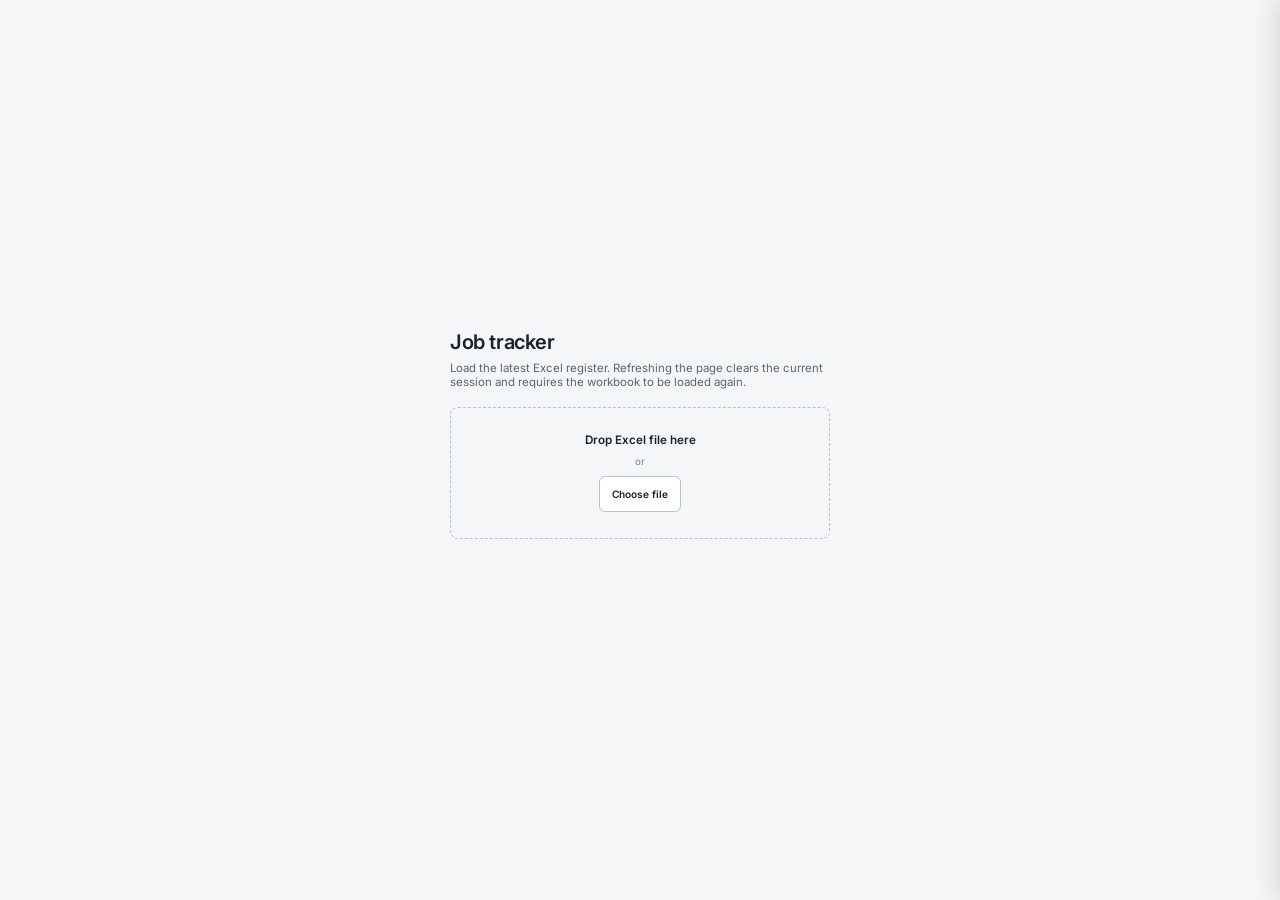
<file: index.html>
<!DOCTYPE html>
<html lang="en-AU">
<head>
<meta charset="UTF-8">
<meta name="viewport" content="width=device-width,initial-scale=1.0,viewport-fit=cover">
<meta name="theme-color" content="#f4f6f7">
<title>Jobs</title>
<meta name="description" content="Personal job application tracker with CV and cover-letter review tools.">
<link rel="preconnect" href="https://fonts.googleapis.com">
<link rel="preconnect" href="https://fonts.gstatic.com" crossorigin>
<link href="https://fonts.googleapis.com/css2?family=Cormorant+Garamond:wght@500;600&family=DM+Mono:wght@400&family=Inter:wght@400;500;600&display=swap" rel="stylesheet">
<link rel="stylesheet" href="./styles.css?v=20261106-categorycontrast-2">
<link rel="stylesheet" href="./documents.css?v=20261009-2">
<link rel="stylesheet" href="./landing.css?v=20260920-1">
</head>
<body>
<section class="landing" id="landing" aria-labelledby="landingTitle">
  <main class="landing-main">
    <h1 id="landingTitle">Job tracker</h1>
    <p>Load the latest Excel register. Refreshing the page clears the current session and requires the workbook to be loaded again.</p>
    <div class="drop-zone" id="dropZone" role="button" tabindex="0" aria-label="Load Excel job application register">
      <strong>Drop Excel file here</strong>
      <span>or</span>
      <label class="upload-button" for="landingFileInput">Choose file</label>
      <input id="landingFileInput" type="file" accept=".xlsx,.xls,application/vnd.openxmlformats-officedocument.spreadsheetml.sheet,application/vnd.ms-excel" hidden>
    </div>
    <div class="upload-status" id="uploadStatus" aria-live="polite"></div>
  </main>
</section>

<div class="shell is-hidden" id="dashboardShell">
  <header class="header">
    <div class="brand"><div><h1>Job tracker</h1><p>Applications · deadlines · documents · outcomes</p></div></div>
    <div class="header-actions">
      <span class="source-pill" id="sourcePill"><i></i><span id="sourceLabel">No workbook loaded</span></span>
      <label class="btn soft" for="fileInput">Replace workbook</label>
      <input id="fileInput" type="file" accept=".xlsx,.xls" hidden>
      <button class="btn" id="themeBtn" type="button">Dark mode</button>
    </div>
  </header>
  <div class="app"><aside class="sidebar" id="sidebar"></aside><main class="main" id="main"></main></div>
</div>

<div class="drawer-backdrop" id="drawerBackdrop"></div>
<aside class="drawer" id="drawer"><div class="drawer-head"><div><h2 id="drawerTitle"></h2><p id="drawerSub"></p></div><button class="btn" id="drawerClose" type="button">Close</button></div><div class="drawer-body" id="drawerBody"></div></aside>
<div class="toast" id="toast" role="status" aria-live="polite"></div>
<script>try{localStorage.removeItem('jobDashRegisterCache')}catch(e){}</script>
<script src="./documents-data.js?v=20260920-8"></script>
<script src="./core.js?v=20261125-auto31-1"></script>
<script src="./xlsx-loader.js?v=20260920-2"></script>
<script src="./views.js?v=20261106-categorycontrast-1"></script>
<script src="./pipeline-layout.js?v=20261125-auto31-1"></script>
<script src="./offline.js?v=20260921-2"></script>
<script src="./overview-merge.js?v=20261125-auto31-1"></script>
<script src="./weekly-axis.js?v=20261124-progress7to30-1"></script>
<script src="./master-cvs.js?v=20261018-1"></script>
<script src="./actions.js?v=20261125-auto31-1"></script>
</body>
</html>
</file>
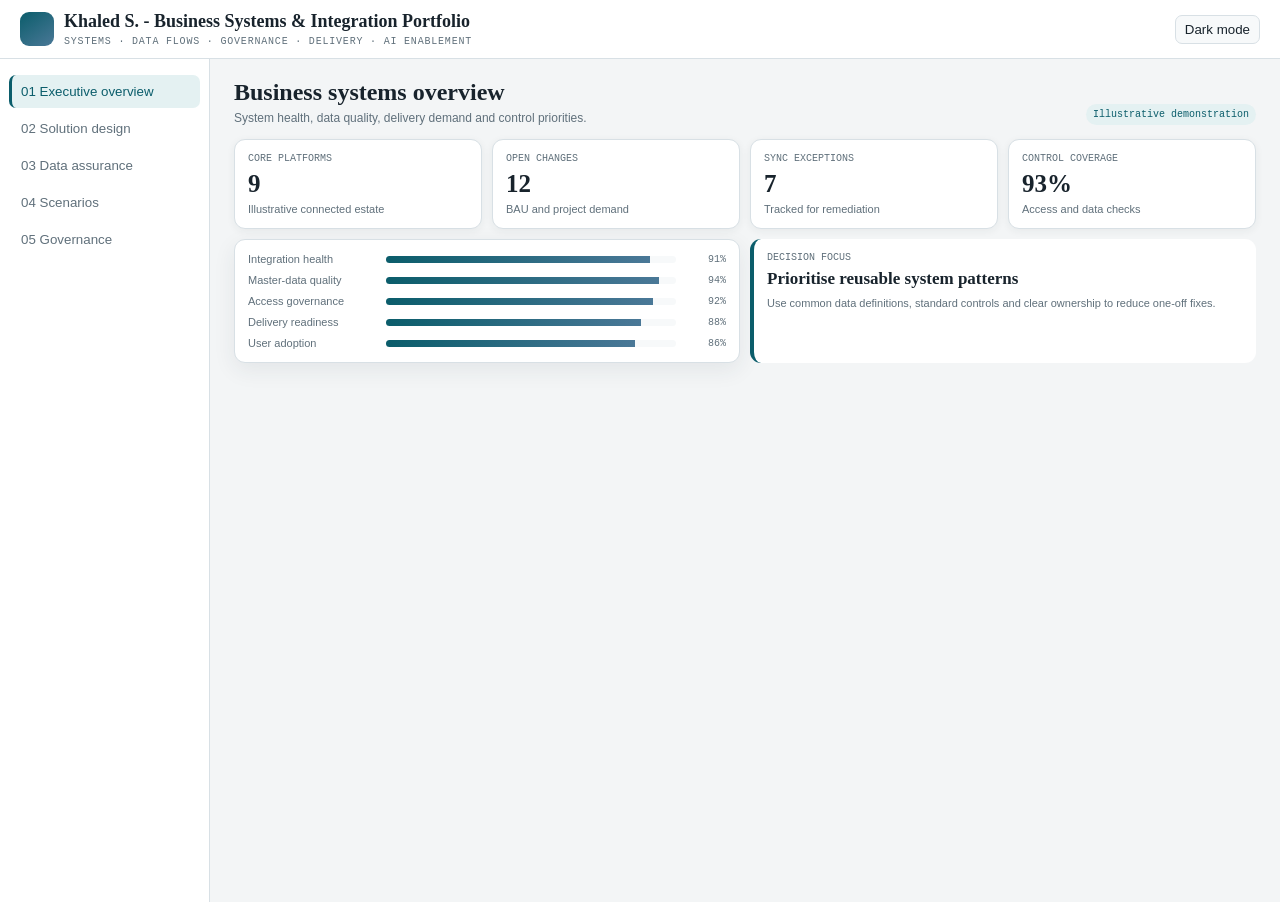
<file: applications/2026/ambition-business-systems-lead/index.html>
<!doctype html><html><head><meta charset="utf-8"><meta name="viewport" content="width=device-width,initial-scale=1"><title>Khaled S. - Business Systems & Integration Portfolio</title><style>:root{--bg:#f3f5f6;--s:#fff;--s2:#f7f9fa;--line:#d8e0e5;--ink:#18232c;--m:#60707b;--a:#0b5d6b;--ad:#e4f1f2;--b:#4a7897;--ok:#3f7a4c;--w:#a3720a;--r:#a23b2e;--sh:0 7px 22px rgba(34,48,58,.08)}:root[data-theme=dark]{--bg:#11171c;--s:#182027;--s2:#1e2830;--line:#2f3b44;--ink:#edf2f4;--m:#aab5be;--a:#61c5bf;--ad:#173335;--b:#7ba9c8;--ok:#7fc98f;--w:#e0ad4c;--r:#e08a7a;--sh:0 9px 26px rgba(0,0,0,.27)}*{box-sizing:border-box}body{margin:0;background:var(--bg);color:var(--ink);font-family:Arial,sans-serif}.h{position:sticky;top:0;z-index:5;display:flex;justify-content:space-between;align-items:center;padding:11px 20px;background:var(--s);border-bottom:1px solid var(--line)}.brand{display:flex;gap:10px;align-items:center}.mk{width:34px;height:34px;border-radius:9px;background:linear-gradient(145deg,var(--a),var(--b))}.brand h1{font:600 18px Georgia;margin:0}.brand p{margin:4px 0 0;font:10px monospace;color:var(--m);text-transform:uppercase;letter-spacing:.08em}.theme{border:1px solid var(--line);background:var(--s2);color:var(--ink);border-radius:7px;padding:6px 9px}.app{display:grid;grid-template-columns:210px 1fr}.side{position:sticky;top:57px;height:calc(100vh - 57px);background:var(--s);border-right:1px solid var(--line);padding:14px 9px}.nav{width:100%;border:0;border-left:3px solid transparent;background:transparent;color:var(--m);padding:9px;text-align:left;border-radius:7px;margin:2px 0}.nav.active{background:var(--ad);border-left-color:var(--a);color:var(--a)}.main{padding:20px 24px 40px}.head{display:flex;justify-content:space-between;align-items:flex-end;margin-bottom:14px}.head h2{font:600 24px Georgia;margin:0 0 5px}.head p{margin:0;color:var(--m);font-size:12px;max-width:800px}.demo{font:10px monospace;color:var(--a);background:var(--ad);padding:5px 7px;border-radius:20px}.grid{display:grid;gap:10px}.kpis{grid-template-columns:repeat(4,1fr);margin-bottom:10px}.two{grid-template-columns:repeat(2,1fr)}.card{background:var(--s);border:1px solid var(--line);border-radius:11px;padding:13px;box-shadow:0 2px 8px rgba(34,48,58,.06)}.card.feature{box-shadow:var(--sh)}.ey{font:10px monospace;text-transform:uppercase;color:var(--m);margin-bottom:6px}.val{font:600 25px Georgia}.sub{font-size:11px;color:var(--m);margin-top:5px}.bars{display:grid;gap:9px}.br{display:grid;grid-template-columns:130px 1fr 42px;gap:8px;align-items:center}.br label{font-size:11px;color:var(--m)}.track{height:7px;background:var(--s2);border-radius:99px;overflow:hidden}.fill{height:100%;background:linear-gradient(90deg,var(--a),var(--b))}.score{font:10px monospace;color:var(--m);text-align:right}.flow{display:flex;gap:6px;overflow:auto}.node{min-width:155px;flex:1;padding:10px;background:var(--s2);border:1px solid var(--line);border-radius:8px}.node:first-child{background:var(--ad);border-color:var(--a)}.node b{display:block;font:10px monospace;text-transform:uppercase;color:var(--m);margin-bottom:5px}.node span{font-size:11px;line-height:1.4;color:var(--m)}.arrow{align-self:center;color:var(--m)}.decision{border-left:4px solid var(--a);background:var(--s);border-radius:11px;padding:13px}.decision h3{font:600 17px Georgia;margin:0 0 6px}.decision p{font-size:11px;color:var(--m);line-height:1.5;margin:0}.sc{display:grid;grid-template-columns:repeat(4,1fr);gap:7px;margin-bottom:10px}.sc button{border:1px solid var(--line);background:var(--s2);color:var(--m);border-radius:7px;padding:9px;text-align:left}.sc button.active{background:var(--ad);border-color:var(--a);color:var(--a)}table{width:100%;border-collapse:collapse;background:var(--s)}th,td{padding:9px;border-bottom:1px solid var(--line);text-align:left;font-size:11px}th{font:10px monospace;text-transform:uppercase;color:var(--m);background:var(--s2)}.badge{padding:3px 6px;border-radius:20px;font-weight:700}.good{color:var(--ok);background:color-mix(in srgb,var(--ok) 12%,transparent)}.warn{color:var(--w);background:color-mix(in srgb,var(--w) 12%,transparent)}.risk{color:var(--r);background:color-mix(in srgb,var(--r) 12%,transparent)}@media(max-width:900px){.app{grid-template-columns:1fr}.side{position:static;height:auto;display:flex;overflow:auto}.nav{white-space:nowrap}.kpis,.two,.sc{grid-template-columns:1fr}.main{padding:16px 12px}.h{position:static}}</style></head><body><header class="h"><div class="brand"><div class="mk"></div><div><h1>Khaled S. - Business Systems & Integration Portfolio</h1><p>systems · data flows · governance · delivery · AI enablement</p></div></div><button class="theme" id="theme">Dark mode</button></header><div class="app"><nav class="side" id="side"></nav><main class="main" id="main"></main></div><script>
const V=[["Executive overview","Business systems overview","System health, data quality, delivery demand and control priorities."],["Solution design","Solution design workflow","From business request through options, data flows, controls, testing and go-live."],["Data assurance","Data & integration assurance","How sync issues, master-data defects and access risks are identified and resolved."],["Scenarios","Delivery scenarios","Alternative conditions across integrations, system demand and AI use cases."],["Governance","Systems governance","Decision logs, change control, access evidence and operational ownership."]],K=[["Core platforms","9","Illustrative connected estate"],["Open changes","12","BAU and project demand"],["Sync exceptions","7","Tracked for remediation"],["Control coverage","93%","Access and data checks"]],B=[["Integration health",91],["Master-data quality",94],["Access governance",92],["Delivery readiness",88],["User adoption",86]],F=[[["Request","Clarify business problem and user outcome."],["Options","Compare configuration, workflow and integration paths."],["Design","Map data flows, controls and dependencies."],["Test","Validate functionality, data and access."],["Go-live","Deploy with ownership, support and evidence."]],[["Detect","Identify sync, quality or access issue."],["Trace","Follow data across source and target systems."],["Fix","Correct rule, mapping or configuration."],["Retest","Confirm end-to-end behaviour."],["Prevent","Add monitoring or control where useful."]]],S=[["Base case","Stable SaaS estate and normal change demand.","Prioritise reusable system patterns","Use common data definitions, standard controls and clear ownership to reduce one-off fixes."],["Sync failure","Critical interface produces mismatches.","Contain and trace the data flow","Protect downstream use, identify the failing rule or mapping and retest end to end."],["Demand surge","Project and BAU requests rise together.","Triage by outcome and dependency","Convert requests into options and sequence by impact, risk and readiness."],["AI pilot","New workflow automation requested.","Pilot with explicit guardrails","Define privacy, access, human review and rollback requirements before broader adoption."]],R=[["CRM to finance sync","Duplicate entity mapping","Review","Correct mapping and regression test"],["Access recertification","Evidence complete","On track","Close review cycle"],["Workflow automation","Manual approval delay","Proceed","Pilot controlled automation"],["AI assistant pilot","Privacy controls required","Review","Define guardrails before release"]];let st={v:0,s:0};
function head(){return '<div class="head"><div><h2>'+V[st.v][1]+'</h2><p>'+V[st.v][2]+'</p></div><span class="demo">Illustrative demonstration</span></div>'}
function bars(){return '<div class="bars">'+B.map(x=>'<div class="br"><label>'+x[0]+'</label><div class="track"><div class="fill" style="width:'+x[1]+'%"></div></div><div class="score">'+x[1]+'%</div></div>').join('')+'</div>'}
function flow(a){return '<div class="flow">'+a.map((x,i)=>(i?'<div class="arrow">→</div>':'')+'<div class="node"><b>'+x[0]+'</b><span>'+x[1]+'</span></div>').join('')+'</div>'}
function badge(s){let c=/proceed|strong|on track|controlled/i.test(s)?'good':/review|watch|refine/i.test(s)?'warn':'risk';return '<span class="badge '+c+'">'+s+'</span>'}
function view0(){return head()+'<div class="grid kpis">'+K.map(x=>'<div class="card"><div class="ey">'+x[0]+'</div><div class="val">'+x[1]+'</div><div class="sub">'+x[2]+'</div></div>').join('')+'</div><div class="grid two"><div class="card feature">'+bars()+'</div><div class="decision"><div class="ey">Decision focus</div><h3>'+S[0][2]+'</h3><p>'+S[0][3]+'</p></div></div>'}
function view1(){return head()+'<div class="card">'+flow(F[0])+'</div>'}
function view2(){return head()+'<div class="grid two"><div class="card">'+bars()+'</div><div class="card">'+flow(F[1])+'</div></div>'}
function view3(){let x=S[st.s];return head()+'<div class="sc">'+S.map((y,i)=>'<button class="'+(i===st.s?'active':'')+'" data-s="'+i+'"><strong>'+y[0]+'</strong><br><small>'+y[1]+'</small></button>').join('')+'</div><div class="grid two"><div class="card feature">'+bars()+'</div><div class="decision"><div class="ey">Scenario implication</div><h3>'+x[2]+'</h3><p>'+x[3]+'</p></div></div>'}
function view4(){return head()+'<div class="card"><table><thead><tr><th>Item</th><th>Signal</th><th>Status</th><th>Next action</th></tr></thead><tbody>'+R.map(r=>'<tr><td>'+r[0]+'</td><td>'+r[1]+'</td><td>'+badge(r[2])+'</td><td>'+r[3]+'</td></tr>').join('')+'</tbody></table></div>'}
const RR=[view0,view1,view2,view3,view4];function render(){main.innerHTML=RR[st.v]();side.innerHTML=V.map((x,i)=>'<button class="nav '+(i===st.v?'active':'')+'" data-v="'+i+'">0'+(i+1)+'  '+x[0]+'</button>').join('');document.querySelectorAll('[data-v]').forEach(b=>b.onclick=()=>{st.v=+b.dataset.v;render()});document.querySelectorAll('[data-s]').forEach(b=>b.onclick=()=>{st.s=+b.dataset.s;render()})}theme.onclick=()=>{let d=document.documentElement.dataset.theme==='dark';document.documentElement.dataset.theme=d?'':'dark';theme.textContent=d?'Dark mode':'Light mode'};render();
</script></body></html>
</file>
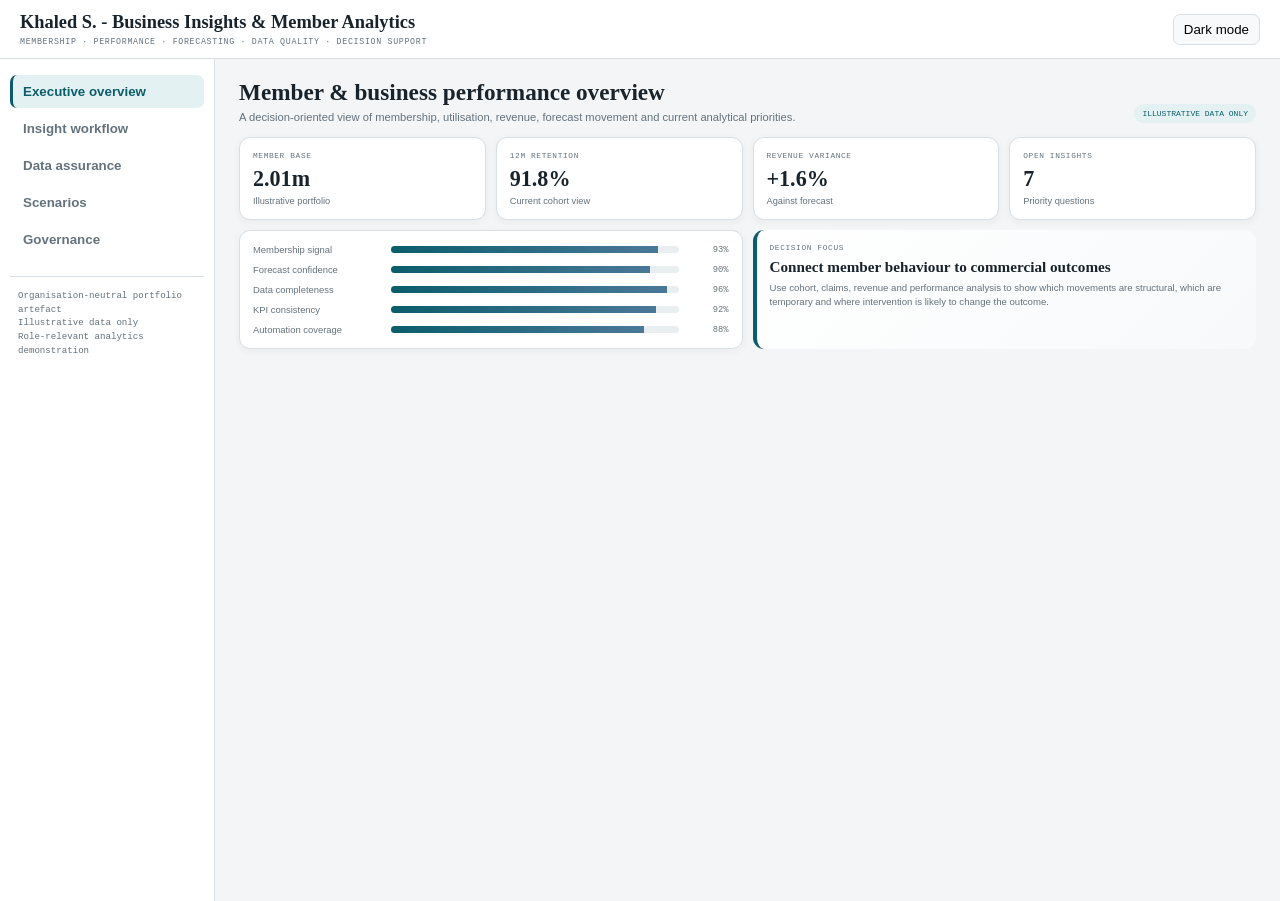
<file: applications/2026/hcf-senior-business-insights-analyst/index.html>
<!DOCTYPE html><html lang="en"><head><meta charset="UTF-8"><meta name="viewport" content="width=device-width,initial-scale=1"><title>Business Insights & Member Analytics Portfolio</title><style>
:root{--paper:#f3f5f6;--surface:#fff;--surface2:#f7f9fa;--border:#d8e0e5;--ink:#18232c;--muted:#64727d;--accent:#0b5d6b;--accent2:#4a7897;--accentdim:#e4f1f2;--ok:#3f7a4c;--warn:#a3720a;--risk:#a23b2e;--shadow:0 7px 22px rgba(34,48,58,.08);--serif:Georgia,serif;--mono:'Courier New',monospace}*{box-sizing:border-box}body{margin:0;background:var(--paper);color:var(--ink);font-family:Arial,sans-serif}.header{position:sticky;top:0;z-index:10;display:flex;justify-content:space-between;align-items:center;padding:12px 20px;background:var(--surface);border-bottom:1px solid var(--border)}.brand h1{font:600 1.15rem var(--serif);margin:0}.brand p{font:.52rem var(--mono);letter-spacing:.08em;text-transform:uppercase;color:var(--muted);margin:4px 0 0}.theme{border:1px solid var(--border);background:var(--surface2);padding:7px 10px;border-radius:7px}.app{display:grid;grid-template-columns:215px 1fr}.side{position:sticky;top:58px;height:calc(100vh - 58px);background:var(--surface);border-right:1px solid var(--border);padding:14px 10px}.nav{width:100%;border:0;background:transparent;text-align:left;padding:9px 10px;border-left:3px solid transparent;border-radius:7px;margin:2px 0;color:var(--muted);font-weight:600}.nav.active{background:var(--accentdim);border-left-color:var(--accent);color:var(--accent)}.meta{font:.57rem/1.5 var(--mono);color:var(--muted);border-top:1px solid var(--border);margin-top:18px;padding:12px 8px}.main{padding:20px 24px 40px}.head{display:flex;justify-content:space-between;gap:20px;align-items:end;margin-bottom:14px}.head h2{font:600 1.45rem var(--serif);margin:0 0 5px}.head p{font-size:.7rem;color:var(--muted);margin:0;max-width:850px}.pill{font:.5rem var(--mono);text-transform:uppercase;background:var(--accentdim);color:var(--accent);padding:5px 8px;border-radius:99px}.grid{display:grid;gap:10px}.kpis{grid-template-columns:repeat(4,1fr);margin-bottom:10px}.two{grid-template-columns:repeat(2,1fr)}.card{background:var(--surface);border:1px solid var(--border);border-radius:11px;padding:13px;box-shadow:0 2px 8px rgba(34,48,58,.05)}.eyebrow{font:.49rem var(--mono);letter-spacing:.08em;text-transform:uppercase;color:var(--muted);margin-bottom:6px}.value{font:600 1.38rem var(--serif)}.sub{font-size:.58rem;color:var(--muted);margin-top:4px}.bars{display:grid;gap:9px}.bar{display:grid;grid-template-columns:130px 1fr 42px;gap:8px;align-items:center}.bar span:first-child{font-size:.59rem;color:var(--muted)}.track{height:7px;background:#e9eef1;border-radius:99px;overflow:hidden}.fill{height:100%;background:linear-gradient(90deg,var(--accent),var(--accent2))}.score{font:.55rem var(--mono);text-align:right;color:var(--muted)}.flow{display:flex;gap:6px;align-items:stretch;overflow:auto}.node{min-width:150px;flex:1;background:var(--surface2);border:1px solid var(--border);border-radius:8px;padding:10px}.node strong{font:.51rem var(--mono);text-transform:uppercase;color:var(--muted)}.node p{font-size:.58rem;line-height:1.4;color:var(--muted);margin:5px 0 0}.arrow{align-self:center;color:var(--muted)}.decision{border-left:4px solid var(--accent);background:linear-gradient(135deg,var(--surface),var(--surface2));border-radius:11px;padding:13px}.decision h3{font:600 .95rem var(--serif);margin:0 0 5px}.decision p{font-size:.6rem;line-height:1.5;color:var(--muted);margin:0}.tablewrap{overflow:auto;border:1px solid var(--border);border-radius:8px}table{width:100%;border-collapse:collapse;min-width:720px;background:var(--surface)}th,td{padding:8px 9px;border-bottom:1px solid var(--border);text-align:left;font-size:.59rem}th{font:.47rem var(--mono);text-transform:uppercase;color:var(--muted);background:var(--surface2)}.badge{padding:3px 6px;border-radius:99px;font-size:.55rem;font-weight:700}.good{background:#e8f3eb;color:var(--ok)}.warn{background:#fbf1dc;color:var(--warn)}.risk{background:#f8e8e5;color:var(--risk)}.scens{display:grid;grid-template-columns:repeat(4,1fr);gap:7px;margin-bottom:10px}.sc{border:1px solid var(--border);background:var(--surface2);border-radius:7px;padding:9px;text-align:left;font-size:.58rem;color:var(--muted)}.sc.active{background:var(--accentdim);border-color:var(--accent);color:var(--accent)}.sc strong{display:block}.sc span{display:block;font-size:.51rem;margin-top:3px}.heat{display:grid;grid-template-columns:145px repeat(4,1fr);gap:6px;align-items:center}.hh{font:.47rem var(--mono);text-transform:uppercase;color:var(--muted);text-align:center}.hl{font-size:.59rem;color:var(--muted)}.hc{height:29px;border-radius:5px;display:grid;place-items:center;color:#fff;font:.52rem var(--mono)}.hi{background:var(--ok)}.mid{background:var(--warn)}.lo{background:var(--risk)}@media(max-width:900px){.app{grid-template-columns:1fr}.side{position:static;height:auto;display:flex;overflow:auto;border-right:0;border-bottom:1px solid var(--border)}.meta{display:none}.nav{white-space:nowrap;width:auto}.kpis,.two,.scens{grid-template-columns:1fr}.main{padding:16px 12px 30px}.header{position:static}}
</style></head><body><header class="header"><div class="brand"><h1>Khaled S. - Business Insights & Member Analytics</h1><p>membership · performance · forecasting · data quality · decision support</p></div><button class="theme" id="theme">Dark mode</button></header><div class="app"><aside class="side" id="side"></aside><main class="main" id="main"></main></div><script>
const views=[['Executive overview','Member & business performance overview','A decision-oriented view of membership, utilisation, revenue, forecast movement and current analytical priorities.'],['Insight workflow','Insight workflow','From stakeholder question through exploratory analysis, validation, interpretation and recommendation.'],['Data assurance','Data quality & asset assurance','Testing, reconciliation and issue-resolution controls supporting reliable analytical products.'],['Scenarios','Forecast & performance scenarios','How changes in member behaviour, utilisation, revenue or cost drivers affect the outlook.'],['Governance','Reporting & analytics governance','A practical control framework for repeatable reporting, data products and stakeholder use.']];let state={v:0,s:0};const scens=[['Base','Current trends continue.','Maintain current forecast','Current indicators remain within tolerance, with focus on retention and utilisation drivers.'],['Retention pressure','Member exits rise above plan.','Test revenue and cohort impacts','Separate acquisition, lapse and tenure effects before recommending intervention.'],['Claims growth','Benefits utilisation rises faster than plan.','Analyse mix and driver changes','Break movement into volume, service mix and cohort effects and refresh forecast assumptions.'],['Data issue','Key source produces unexpected movement.','Gate affected insight and investigate','Trace source-to-output logic, reconcile the exception and restore confidence before reuse.']];
function head(i){return `<div class="head"><div><h2>${views[i][1]}</h2><p>${views[i][2]}</p></div><span class="pill">Illustrative data only</span></div>`}function bars(){let a=[['Membership signal',93],['Forecast confidence',90],['Data completeness',96],['KPI consistency',92],['Automation coverage',88]];return `<div class="bars">${a.map(x=>`<div class="bar"><span>${x[0]}</span><div class="track"><div class="fill" style="width:${x[1]}%"></div></div><div class="score">${x[1]}%</div></div>`).join('')}</div>`}function flow(a){return `<div class="flow">${a.map((x,i)=>`${i?'<div class="arrow">→</div>':''}<div class="node"><strong>${x[0]}</strong><p>${x[1]}</p></div>`).join('')}</div>`}function overview(){return head(0)+`<div class="grid kpis"><div class="card"><div class="eyebrow">Member base</div><div class="value">2.01m</div><div class="sub">Illustrative portfolio</div></div><div class="card"><div class="eyebrow">12m retention</div><div class="value">91.8%</div><div class="sub">Current cohort view</div></div><div class="card"><div class="eyebrow">Revenue variance</div><div class="value">+1.6%</div><div class="sub">Against forecast</div></div><div class="card"><div class="eyebrow">Open insights</div><div class="value">7</div><div class="sub">Priority questions</div></div></div><div class="grid two"><div class="card">${bars()}</div><div class="decision"><div class="eyebrow">Decision focus</div><h3>Connect member behaviour to commercial outcomes</h3><p>Use cohort, claims, revenue and performance analysis to show which movements are structural, which are temporary and where intervention is likely to change the outcome.</p></div></div>`}function workflow(){return head(1)+`<div class="card" style="margin-bottom:10px">${flow([['Question','Clarify decision, users and required outcome.'],['Explore','Profile data, segments, trends and anomalies.'],['Validate','Reconcile sources, definitions and edge cases.'],['Interpret','Identify material drivers and business implications.'],['Recommend','Communicate action, confidence and monitoring.']])}</div><div class="grid two"><div class="card">${bars()}</div><div class="decision"><div class="eyebrow">Analytical principle</div><h3>Answer the business question, not just the data request</h3><p>Strong insight combines technical analysis with context, clear assumptions and a recommendation that stakeholders can use.</p></div></div>`}function assurance(){return head(2)+`<div class="grid two"><div class="card"><div class="heat"><div></div>${['Complete','Accurate','Timely','Consistent'].map(x=>`<div class="hh">${x}</div>`).join('')}<div class="hl">Membership</div><div class="hc hi">97</div><div class="hc hi">95</div><div class="hc hi">94</div><div class="hc hi">96</div><div class="hl">Claims</div><div class="hc hi">95</div><div class="hc mid">91</div><div class="hc hi">94</div><div class="hc mid">90</div><div class="hl">Revenue</div><div class="hc hi">98</div><div class="hc hi">96</div><div class="hc mid">92</div><div class="hc hi">95</div><div class="hl">Reference</div><div class="hc hi">99</div><div class="hc hi">98</div><div class="hc hi">97</div><div class="hc hi">99</div></div></div><div class="card">${flow([['Detect','Automated checks or stakeholder exception.'],['Trace','Follow source, transform and measure logic.'],['Reconcile','Compare against trusted reference or prior period.'],['Resolve','Correct data, rule or process issue.'],['Evidence','Document validation and closure.']])}</div></div>`}function scenarios(){let s=scens[state.s];return head(3)+`<div class="scens">${scens.map((x,i)=>`<button class="sc ${i===state.s?'active':''}" data-s="${i}"><strong>${x[0]}</strong><span>${x[1]}</span></button>`).join('')}</div><div class="grid two"><div class="card">${bars()}</div><div class="decision"><div class="eyebrow">Scenario implication</div><h3>${s[2]}</h3><p>${s[3]}</p></div></div>`}function gov(){return head(4)+`<div class="card"><div class="tablewrap"><table><thead><tr><th>Asset</th><th>Control</th><th>Status</th><th>Action</th></tr></thead><tbody><tr><td>Membership KPI</td><td>Certified definition + reconciliation</td><td><span class="badge good">Controlled</span></td><td>Monthly review</td></tr><tr><td>Claims extract</td><td>Completeness + duplicate checks</td><td><span class="badge good">On track</span></td><td>Maintain automated tests</td></tr><tr><td>Forecast model</td><td>Assumption log + sensitivity tests</td><td><span class="badge warn">Review</span></td><td>Refresh driver assumptions</td></tr><tr><td>Ad hoc analysis</td><td>Peer validation + source notes</td><td><span class="badge good">Controlled</span></td><td>Retain reproducible logic</td></tr></tbody></table></div></div>`}const R=[overview,workflow,assurance,scenarios,gov];function render(){document.getElementById('main').innerHTML=R[state.v]();document.getElementById('side').innerHTML=views.map((x,i)=>`<button class="nav ${i===state.v?'active':''}" data-v="${i}">${x[0]}</button>`).join('')+`<div class="meta">Organisation-neutral portfolio artefact<br>Illustrative data only<br>Role-relevant analytics demonstration</div>`;document.querySelectorAll('[data-v]').forEach(b=>b.onclick=()=>{state.v=+b.dataset.v;render()});document.querySelectorAll('[data-s]').forEach(b=>b.onclick=()=>{state.s=+b.dataset.s;render()})}document.getElementById('theme').onclick=()=>{document.body.style.filter=document.body.style.filter?'':'invert(.9) hue-rotate(180deg)'};render();
</script></body></html>
</file>
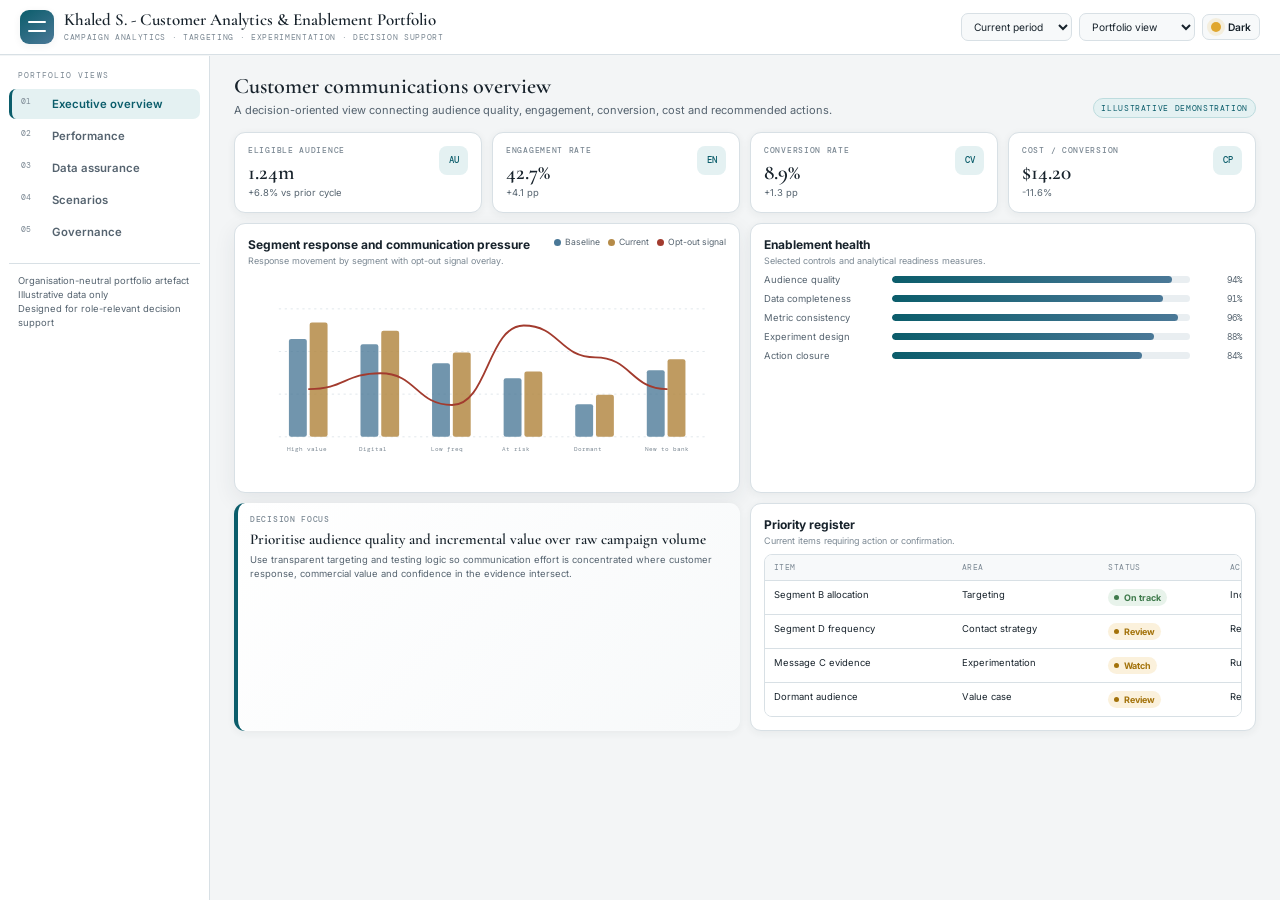
<file: applications/2026/ing-analytics-enablement-expert/index.html>
<!DOCTYPE html>
<html lang="en">
<head>
<meta charset="UTF-8">
<meta name="viewport" content="width=device-width, initial-scale=1.0">
<title>Customer Analytics & Enablement Portfolio — Khaled Sanad</title>
<meta name="description" content="Illustrative customer analytics and enablement portfolio covering campaign performance, targeting, data assurance, experimentation and decision support.">
<link href="https://fonts.googleapis.com/css2?family=Cormorant+Garamond:wght@500;600&family=DM+Mono:wght@300;400;500&family=Inter:wght@400;500;600;700&display=swap" rel="stylesheet">
<style>
:root{
  --paper:#f3f5f6;--surface:#fff;--surface-alt:#f7f9fa;--surface-deep:#e9eef1;
  --border:#d8e0e5;--border-2:#bcc8cf;--ink:#18232c;--ink-2:#55636f;--ink-3:#7b8893;
  --accent:#0b5d6b;--accent-2:#2f7f7a;--accent-dim:#e4f1f2;--accent-mid:#bddcde;
  --blue:#4a7897;--blue-dim:#e7eff5;--gold:#b58b48;--ok:#3f7a4c;--ok-dim:#e8f3eb;
  --warn:#a3720a;--warn-dim:#fbf1dc;--risk:#a23b2e;--risk-dim:#f8e8e5;
  --shadow:0 7px 22px rgba(34,48,58,.08);--shadow-sm:0 2px 8px rgba(34,48,58,.06);
  --radius:11px;--serif:'Cormorant Garamond',Georgia,serif;--mono:'DM Mono','Courier New',monospace;
}
:root[data-theme="dark"]{
  --paper:#11171c;--surface:#182027;--surface-alt:#1e2830;--surface-deep:#25313a;
  --border:#2f3b44;--border-2:#43525e;--ink:#edf2f4;--ink-2:#aab5be;--ink-3:#81909b;
  --accent:#61c5bf;--accent-2:#7cd4cf;--accent-dim:#173335;--accent-mid:#27585a;
  --blue:#7ba9c8;--blue-dim:#1b3040;--gold:#c9a86d;--ok:#7fc98f;--ok-dim:#193425;
  --warn:#e0ad4c;--warn-dim:#3a2e15;--risk:#e08a7a;--risk-dim:#3c201d;
  --shadow:0 9px 26px rgba(0,0,0,.27);--shadow-sm:0 2px 10px rgba(0,0,0,.22);
}
*{box-sizing:border-box}
html,body{margin:0;min-height:100%;background:var(--paper);color:var(--ink);font-family:Inter,system-ui,sans-serif}
body,.card,.header,.sidebar,.nav,.select,.theme-btn,.scenario,.heat-cell{transition:background-color .18s,color .18s,border-color .18s}
@media(prefers-reduced-motion:reduce){*{transition:none!important;animation:none!important}}
button,select{font:inherit}button{cursor:pointer}
.shell{min-height:100vh;display:grid;grid-template-rows:auto 1fr}
.header{position:sticky;top:0;z-index:60;display:flex;justify-content:space-between;align-items:center;gap:16px;padding:10px 20px;background:var(--surface);border-bottom:1px solid var(--border)}
.brand{display:flex;gap:10px;align-items:center;min-width:240px}.brand-mark{width:34px;height:34px;border-radius:9px;background:linear-gradient(145deg,var(--accent),var(--blue));position:relative;box-shadow:var(--shadow-sm)}
.brand-mark:before,.brand-mark:after{content:"";position:absolute;left:8px;right:8px;height:2px;background:#fff;border-radius:2px}.brand-mark:before{top:11px}.brand-mark:after{top:20px}
.brand h1{font:600 1.06rem/1 var(--serif);margin:0}.brand p{margin:4px 0 0;font:400 .52rem/1.15 var(--mono);letter-spacing:.08em;text-transform:uppercase;color:var(--ink-3)}
.controls{display:flex;gap:7px;align-items:center;flex-wrap:wrap;justify-content:flex-end}
.select,.theme-btn{border:1px solid var(--border);background:var(--surface-alt);color:var(--ink);border-radius:7px;padding:6px 8px;font-size:.64rem}
.theme-btn{display:flex;align-items:center;gap:7px;font-weight:600}.theme-orb{width:10px;height:10px;border-radius:50%;background:#e0a72f;box-shadow:0 0 0 4px rgba(224,167,47,.14)}
:root[data-theme="dark"] .theme-orb{background:#8bc5ec;box-shadow:0 0 0 4px rgba(139,197,236,.12)}
.app{display:grid;grid-template-columns:210px minmax(0,1fr)}.sidebar{position:sticky;top:56px;height:calc(100vh - 56px);overflow:auto;background:var(--surface);border-right:1px solid var(--border);padding:15px 9px}
.side-title{font:400 .5rem/1 var(--mono);letter-spacing:.13em;text-transform:uppercase;color:var(--ink-3);padding:0 9px 8px}
.nav{width:100%;display:grid;grid-template-columns:24px 1fr;gap:7px;text-align:left;border:0;border-left:3px solid transparent;background:transparent;color:var(--ink-2);padding:8px 9px;border-radius:7px;margin:2px 0}
.nav:hover{background:var(--surface-alt);color:var(--ink)}.nav.active{background:var(--accent-dim);border-left-color:var(--accent);color:var(--accent)}
.nav-num{font:400 .53rem/1.2 var(--mono);color:var(--ink-3)}.nav-label{font-size:.71rem;font-weight:600}
.side-meta{margin-top:16px;padding:10px 9px;border-top:1px solid var(--border);font-size:.59rem;line-height:1.5;color:var(--ink-2)}
.main{min-width:0;padding:20px 24px 44px}.page-head{display:flex;justify-content:space-between;align-items:flex-end;gap:16px;margin-bottom:14px}
.page-title{font:600 1.38rem/1 var(--serif);margin:0 0 5px}.page-desc{margin:0;max-width:850px;color:var(--ink-2);font-size:.69rem;line-height:1.45}
.demo{font:400 .5rem/1 var(--mono);letter-spacing:.08em;text-transform:uppercase;color:var(--accent);background:var(--accent-dim);border:1px solid var(--accent-mid);padding:5px 7px;border-radius:999px;white-space:nowrap}
.grid{display:grid;gap:10px}.kpis{grid-template-columns:repeat(4,minmax(0,1fr));margin-bottom:10px}.two{grid-template-columns:repeat(2,minmax(0,1fr))}.three{grid-template-columns:repeat(3,minmax(0,1fr))}
.card{background:var(--surface);border:1px solid var(--border);border-radius:var(--radius);box-shadow:var(--shadow-sm);padding:13px;min-width:0}.card.feature{box-shadow:var(--shadow)}
.eyebrow{font:500 .49rem/1.2 var(--mono);letter-spacing:.09em;text-transform:uppercase;color:var(--ink-3);margin-bottom:6px}
.kpi{display:flex;justify-content:space-between;gap:7px}.kpi-value{font:600 1.33rem/.95 var(--serif)}.kpi-sub{font-size:.59rem;color:var(--ink-2);line-height:1.35;margin-top:5px}
.kpi-icon{width:29px;height:29px;border-radius:8px;display:grid;place-items:center;background:var(--accent-dim);color:var(--accent);font:500 .54rem/1 var(--mono)}
.badge{display:inline-flex;align-items:center;gap:5px;padding:3px 6px;border-radius:999px;font-size:.56rem;font-weight:700}.badge:before{content:"";width:5px;height:5px;border-radius:50%;background:currentColor}
.good{color:var(--ok);background:var(--ok-dim)}.warn{color:var(--warn);background:var(--warn-dim)}.bad{color:var(--risk);background:var(--risk-dim)}
.chart-title{display:flex;justify-content:space-between;gap:10px;align-items:flex-start;margin-bottom:8px}.chart-title h3{font-size:.75rem;margin:0}.chart-title p{font-size:.56rem;color:var(--ink-3);margin:3px 0 0}
.legend{display:flex;gap:8px;flex-wrap:wrap;font-size:.54rem;color:var(--ink-2)}.legend span{display:flex;align-items:center;gap:4px}.legend i{width:7px;height:7px;border-radius:50%;display:block}
.chart{width:100%;height:205px;display:block;overflow:visible}.gridline{stroke:var(--border);stroke-width:1;stroke-dasharray:3 5}.tick{fill:var(--ink-3);font:8px var(--mono)}
.line-a{fill:none;stroke:var(--accent);stroke-width:3;stroke-linecap:round;stroke-linejoin:round}.line-b{fill:none;stroke:var(--blue);stroke-width:2.5;stroke-linecap:round;stroke-linejoin:round}.line-risk{fill:none;stroke:var(--risk);stroke-width:2.5;stroke-linecap:round;stroke-linejoin:round}
.tooltip{position:fixed;z-index:1000;pointer-events:none;min-width:150px;max-width:260px;padding:8px 9px;border-radius:7px;background:var(--ink);color:var(--surface);font-size:.57rem;line-height:1.45;box-shadow:0 8px 24px rgba(0,0,0,.2);display:none}.tooltip strong{display:block;margin-bottom:3px;font-size:.6rem}
.hoverable{cursor:help}.metric-stack{display:grid;gap:8px}.metric-bar{display:grid;grid-template-columns:120px 1fr 44px;gap:8px;align-items:center}.metric-bar label{font-size:.59rem;color:var(--ink-2)}
.track{height:7px;border-radius:999px;background:var(--surface-deep);overflow:hidden}.fill{height:100%;border-radius:999px;background:linear-gradient(90deg,var(--accent),var(--blue))}.metric-score{text-align:right;font:400 .55rem/1 var(--mono);color:var(--ink-2)}
.heatmap{display:grid;grid-template-columns:155px repeat(4,1fr);gap:6px;align-items:center}.heat-head{font:400 .48rem/1 var(--mono);text-transform:uppercase;letter-spacing:.06em;color:var(--ink-3);text-align:center}
.heat-label{font-size:.59rem;color:var(--ink-2)}.heat-cell{height:29px;border-radius:5px;display:grid;place-items:center;color:#fff;font:400 .52rem/1 var(--mono)}.hi{background:var(--ok)}.mid{background:var(--warn)}.lo{background:var(--risk)}
.timeline{position:relative;padding-left:23px}.timeline:before{content:"";position:absolute;left:8px;top:2px;bottom:3px;width:2px;background:var(--border)}.tl{position:relative;margin-bottom:12px}.tl:last-child{margin-bottom:0}
.tl-dot{position:absolute;left:-21px;top:2px;width:12px;height:12px;border-radius:50%;background:var(--surface);border:3px solid var(--accent)}.tl.warn .tl-dot{border-color:var(--warn)}.tl.bad .tl-dot{border-color:var(--risk)}.tl.good .tl-dot{border-color:var(--ok)}
.tl strong{font-size:.62rem}.tl p{margin:3px 0 0;font-size:.56rem;line-height:1.4;color:var(--ink-2)}
.flow{display:flex;gap:6px;align-items:stretch;overflow:auto}.node{min-width:168px;flex:1;padding:10px;border-radius:8px;background:var(--surface-alt);border:1px solid var(--border)}.node.active{background:var(--accent-dim);border-color:var(--accent)}
.node .nt{font:400 .48rem/1 var(--mono);letter-spacing:.06em;text-transform:uppercase;color:var(--ink-3);margin-bottom:5px}.node .nb{font-size:.58rem;line-height:1.4;color:var(--ink-2)}.flow-arrow{align-self:center;color:var(--ink-3)}
.scenarios{display:grid;grid-template-columns:repeat(4,1fr);gap:7px;margin-bottom:10px}.scenario{border:1px solid var(--border);background:var(--surface-alt);color:var(--ink-2);border-radius:6px;padding:8px;text-align:left;font-size:.58rem}
.scenario.active{background:var(--accent-dim);border-color:var(--accent);color:var(--accent);font-weight:700}.scenario strong{display:block}.scenario span{display:block;margin-top:3px;color:var(--ink-3);font-size:.51rem;line-height:1.3}
.decision{border-left:4px solid var(--accent);background:linear-gradient(135deg,var(--surface),var(--surface-alt));border-radius:var(--radius);padding:12px;box-shadow:var(--shadow-sm)}.decision h3{font:600 .94rem/1.15 var(--serif);margin:0 0 5px}.decision p{font-size:.59rem;line-height:1.45;color:var(--ink-2);margin:0}
.table-wrap{overflow:auto;border:1px solid var(--border);border-radius:8px}table{width:100%;border-collapse:collapse;min-width:700px;background:var(--surface)}th,td{padding:8px 9px;border-bottom:1px solid var(--border);text-align:left;vertical-align:top;font-size:.59rem}th{font:400 .47rem/1.2 var(--mono);letter-spacing:.06em;text-transform:uppercase;color:var(--ink-3);background:var(--surface-alt)}tbody tr:last-child td{border-bottom:0}
@media(max-width:1150px){.kpis,.scenarios{grid-template-columns:repeat(2,1fr)}.three{grid-template-columns:1fr}.header{align-items:flex-start;flex-wrap:wrap}}
@media(max-width:860px){.app{grid-template-columns:1fr}.sidebar{position:static;height:auto;display:flex;overflow:auto;border-right:0;border-bottom:1px solid var(--border);padding:8px}.side-title,.side-meta{display:none}.nav{width:auto;white-space:nowrap}.main{padding:16px 12px 36px}.two,.kpis,.scenarios{grid-template-columns:1fr}.header{position:static}}
</style>
</head>
<body>
<div class="shell">
<header class="header">
  <div class="brand"><div class="brand-mark"></div><div><h1>Khaled S. - Customer Analytics & Enablement Portfolio</h1><p>campaign analytics · targeting · experimentation · decision support</p></div></div>
  <div class="controls">
    <select class="select" id="period"><option>Current period</option><option>Quarter to date</option><option>Year to date</option></select>
    <select class="select" id="scope"><option>Portfolio view</option><option>Priority segment</option><option>Exception view</option></select>
    <button class="theme-btn" id="themeBtn"><span class="theme-orb"></span><span id="themeText">Dark</span></button>
  </div>
</header>
<div class="app"><nav class="sidebar" id="sidebar"></nav><main class="main" id="main"></main></div>
</div>
<div class="tooltip" id="tooltip"></div>
<script>
const CFG={
  views:[
    {nav:"Executive overview",title:"Customer communications overview",desc:"A decision-oriented view connecting audience quality, engagement, conversion, cost and recommended actions."},
    {nav:"Performance",title:"Campaign and segment performance",desc:"Comparative performance across customer segments, channels and communication strategies."},
    {nav:"Data assurance",title:"Data and analytical assurance",desc:"Controls supporting reliable campaign analysis, defensible recommendations and reusable analytics."},
    {nav:"Scenarios",title:"Targeting scenarios",desc:"Scenario testing for audience strategy, contact frequency and conversion response."},
    {nav:"Governance",title:"Governance and lineage",desc:"Traceable analytical logic from source data through metric definition to business decision."}
  ],
  kpis:[
    {label:"Eligible audience",value:"1.24m",sub:"+6.8% vs prior cycle",icon:"AU"},
    {label:"Engagement rate",value:"42.7%",sub:"+4.1 pp",icon:"EN"},
    {label:"Conversion rate",value:"8.9%",sub:"+1.3 pp",icon:"CV"},
    {label:"Cost / conversion",value:"$14.20",sub:"-11.6%",icon:"CP"}
  ],
  seriesLabels:["Baseline","Current"],lineLabel:"Opt-out signal",
  primaryChartTitle:"Segment response and communication pressure",
  primaryChartSub:"Response movement by segment with opt-out signal overlay.",
  primaryRows:[
    {label:"High value",a:72,b:84,line:3},{label:"Digital",a:68,b:78,line:4},{label:"Low freq",a:54,b:62,line:2},
    {label:"At risk",a:43,b:48,line:7},{label:"Dormant",a:24,b:31,line:5},{label:"New to bank",a:49,b:57,line:3}
  ],
  healthTitle:"Enablement health",healthSub:"Selected controls and analytical readiness measures.",
  health:[
    {label:"Audience quality",value:94},{label:"Data completeness",value:91},{label:"Metric consistency",value:96},{label:"Experiment design",value:88},{label:"Action closure",value:84}
  ],
  register:[
    ["Segment B allocation","Targeting","On track","Increase audience share"],
    ["Segment D frequency","Contact strategy","Review","Reduce frequency and retest"],
    ["Message C evidence","Experimentation","Watch","Run controlled test"],
    ["Dormant audience","Value case","Review","Reassess treatment threshold"]
  ],
  trendA:[33,35,37,36,39,41,42,44,43,46,47,49],trendB:[6.1,6.4,6.8,6.7,7.1,7.4,7.8,8.0,8.1,8.5,8.7,8.9],
  mix:[
    {label:"High-value active",value:82},{label:"Digital engaged",value:74},{label:"Low-frequency",value:58},{label:"At-risk attrition",value:39},{label:"Dormant",value:21}
  ],
  performanceRows:[
    ["Email","Engagement rate","46.2%","+3.8 pp","On track"],
    ["In-app","Conversion rate","10.6%","+1.9 pp","On track"],
    ["SMS","Cost per conversion","$18.40","-6.2%","Review"],
    ["High-value","Incremental response","13.8%","+2.4 pp","On track"],
    ["Dormant","Incremental response","3.1%","Flat","Watch"]
  ],
  quality:[
    {label:"Customer attributes",values:[98,96,94,97]},
    {label:"Campaign exposures",values:[96,95,92,94]},
    {label:"Response events",values:[94,93,91,95]},
    {label:"Cost / value inputs",values:[91,92,86,90]}
  ],
  flow:[
    {title:"Business question",text:"Define objective, population, decision and success measure."},
    {title:"Data",text:"Customer, communication, response and value sources."},
    {title:"Validation",text:"Reconcile populations, definitions, exclusions and data quality."},
    {title:"Analysis",text:"Segmentation, trend, scenario and statistical testing."},
    {title:"Recommendation",text:"Action, expected impact, caveats and next test."}
  ],
  scenarios:[
    {name:"Base",note:"Current audience and contact settings.",series:[34,36,38,40,41,43,45,47],kpis:[["Audience","1.24m","Current"],["Engagement","42.7%","Current"],["Conversion","8.9%","Current"],["Opt-out","1.8%","Current"]],decision:"Maintain current portfolio with targeted refinements",detail:"Performance is positive overall, but segment-level frequency and value thresholds should remain under review."},
    {name:"Target uplift",note:"Shift volume toward high-response segments.",series:[34,38,42,47,51,55,58,61],kpis:[["Audience","1.16m","More selective"],["Engagement","47.9%","Higher"],["Conversion","10.8%","Higher"],["Opt-out","1.6%","Lower"]],decision:"Increase allocation to stronger segments",detail:"A more selective audience improves efficiency while preserving scale. Retain control groups to confirm incremental value."},
    {name:"Frequency cut",note:"Reduce repeat contacts for fatigue-sensitive segments.",series:[34,35,37,39,42,45,47,50],kpis:[["Audience","1.21m","Near current"],["Engagement","44.8%","Higher"],["Conversion","9.5%","Higher"],["Opt-out","1.2%","Lower"]],decision:"Reduce frequency where fatigue signals are material",detail:"Lower contact intensity can improve response quality and reduce opt-out risk without materially reducing eligible reach."},
    {name:"Test expansion",note:"Broaden experimentation across messages and channels.",series:[34,37,39,43,46,50,54,59],kpis:[["Tests","18","Expanded"],["Engagement","45.6%","Higher"],["Conversion","10.1%","Higher"],["Confidence","88%","Improved"]],decision:"Expand controlled experimentation",detail:"Use standardised test design and decision thresholds so learning can be reused across campaigns and channels."}
  ],
  lineage:[
    {title:"Decision",text:"Target, refine, test, proceed or stop."},
    {title:"Measure",text:"Audience, engagement, conversion, cost and incremental value."},
    {title:"Logic",text:"SQL/Python transformations, segmentation and statistical tests."},
    {title:"Source",text:"Customer, campaign, interaction and value data."},
    {title:"QA",text:"Reconciliation, assumptions, exclusions and review evidence."}
  ],
  timeline:[
    {cls:"good",title:"Pre-campaign validation",text:"Audience counts, suppression rules and metric definitions checked."},
    {cls:"good",title:"In-flight monitoring",text:"Response, delivery and exception signals reviewed during execution."},
    {cls:"warn",title:"Decision gate",text:"Material changes require evidence, caveats and expected-value assessment."},
    {cls:"good",title:"Post-campaign learning",text:"Results, assumptions and reusable insights captured for the next cycle."}
  ]
};
let state={view:0,scenario:0};
function statusClass(s){return /on track|healthy|complete|strong/i.test(s)?"good":/watch|review|conditional|medium/i.test(s)?"warn":"bad"}
function badge(s){return `<span class="badge ${statusClass(s)}">${s}</span>`}
function smoothPath(points){if(points.length<2)return"";let d=`M ${points[0][0]} ${points[0][1]}`;for(let i=0;i<points.length-1;i++){const p0=points[i],p1=points[i+1],mx=(p0[0]+p1[0])/2;d+=` C ${mx} ${p0[1]}, ${mx} ${p1[1]}, ${p1[0]} ${p1[1]}`;}return d}
function bindTooltips(){const tip=document.getElementById("tooltip");document.querySelectorAll("[data-tip]").forEach(el=>{el.addEventListener("mouseenter",()=>{tip.innerHTML=el.dataset.tip;tip.style.display="block"});el.addEventListener("mousemove",e=>{const r=tip.getBoundingClientRect(),pad=12,gap=14;let l=e.clientX+gap,t=e.clientY+gap;if(l+r.width+pad>innerWidth)l=e.clientX-r.width-gap;if(t+r.height+pad>innerHeight)t=e.clientY-r.height-gap;tip.style.left=Math.max(pad,l)+"px";tip.style.top=Math.max(pad,t)+"px"});el.addEventListener("mouseleave",()=>tip.style.display="none")})}
function lineChart(series,second=null){const w=650,h=220,p=28,all=[...series,...(second||[])],min=Math.min(...all)-2,max=Math.max(...all)+2,pts=series.map((v,i)=>[p+i/(series.length-1)*(w-2*p),h-p-(v-min)/(max-min)*(h-2*p)]),pts2=second?second.map((v,i)=>[p+i/(second.length-1)*(w-2*p),h-p-(v-min)/(max-min)*(h-2*p)]):[];return `<svg class="chart" viewBox="0 0 ${w} ${h}">${[45,95,145,195].map(y=>`<line class="gridline" x1="${p}" y1="${y}" x2="${w-p}" y2="${y}"/>`).join("")}<path class="line-a" d="${smoothPath(pts)}"/>${second?`<path class="line-b" d="${smoothPath(pts2)}"/>`:""}${pts.map((q,i)=>`<circle class="hoverable" data-tip="<strong>Period ${i+1}</strong>Primary ${series[i]}" cx="${q[0]}" cy="${q[1]}" r="4" fill="var(--surface)" stroke="var(--accent)" stroke-width="2"/>`).join("")}</svg>`}
function barLine(rows){const w=650,h=220,pL=42,pR=24,pT=18,pB=28,slot=(w-pL-pR)/rows.length,maxB=Math.max(...rows.map(x=>Math.max(x.a,x.b)))*1.12,maxL=Math.max(...rows.map(x=>x.line),1)*1.15,bars=rows.map((d,i)=>{const x=pL+i*slot+slot*.14,ah=d.a/maxB*(h-pT-pB),bh=d.b/maxB*(h-pT-pB);return `<rect class="hoverable" data-tip="<strong>${d.label}</strong>${CFG.seriesLabels[0]} ${d.a}<br>${CFG.seriesLabels[1]} ${d.b}<br>${CFG.lineLabel} ${d.line}" x="${x}" y="${h-pB-ah}" width="${slot*.25}" height="${ah}" rx="3" fill="var(--blue)" opacity=".78"/><rect class="hoverable" data-tip="<strong>${d.label}</strong>${CFG.seriesLabels[1]} ${d.b}" x="${x+slot*.29}" y="${h-pB-bh}" width="${slot*.25}" height="${bh}" rx="3" fill="var(--gold)" opacity=".86"/>`}).join(""),pts=rows.map((d,i)=>[pL+i*slot+slot*.42,pT+(maxL-d.line)/maxL*(h-pT-pB)]);return `<svg class="chart" viewBox="0 0 ${w} ${h}">${[0,1,2,3].map(i=>`<line class="gridline" x1="${pL}" y1="${pT+i*(h-pT-pB)/3}" x2="${w-pR}" y2="${pT+i*(h-pT-pB)/3}"/>`).join("")}${bars}<path class="line-risk" d="${smoothPath(pts)}"/>${rows.map((d,i)=>`<text class="tick" x="${pL+i*slot+slot*.12}" y="${h-8}">${d.label}</text>`).join("")}</svg>`}
function metricBars(items){return `<div class="metric-stack">${items.map(x=>`<div class="metric-bar"><label>${x.label}</label><div class="track"><div class="fill" style="width:${x.value}%"></div></div><div class="metric-score">${x.value}%</div></div>`).join("")}</div>`}
function renderOverview(){return `<div class="page-head"><div><h2 class="page-title">${CFG.views[0].title}</h2><p class="page-desc">${CFG.views[0].desc}</p></div><span class="demo">Illustrative demonstration</span></div>
<section class="grid kpis">${CFG.kpis.map(x=>`<div class="card"><div class="kpi"><div><div class="eyebrow">${x.label}</div><div class="kpi-value">${x.value}</div><div class="kpi-sub">${x.sub}</div></div><div class="kpi-icon">${x.icon}</div></div></div>`).join("")}</section>
<section class="grid two" style="margin-bottom:10px"><div class="card feature"><div class="chart-title"><div><h3>${CFG.primaryChartTitle}</h3><p>${CFG.primaryChartSub}</p></div><div class="legend"><span><i style="background:var(--blue)"></i>${CFG.seriesLabels[0]}</span><span><i style="background:var(--gold)"></i>${CFG.seriesLabels[1]}</span><span><i style="background:var(--risk)"></i>${CFG.lineLabel}</span></div></div>${barLine(CFG.primaryRows)}</div><div class="card"><div class="chart-title"><div><h3>${CFG.healthTitle}</h3><p>${CFG.healthSub}</p></div></div>${metricBars(CFG.health)}</div></section>
<section class="grid two"><div class="decision"><div class="eyebrow">Decision focus</div><h3>Prioritise audience quality and incremental value over raw campaign volume</h3><p>Use transparent targeting and testing logic so communication effort is concentrated where customer response, commercial value and confidence in the evidence intersect.</p></div><div class="card"><div class="chart-title"><div><h3>Priority register</h3><p>Current items requiring action or confirmation.</p></div></div><div class="table-wrap"><table><thead><tr><th>Item</th><th>Area</th><th>Status</th><th>Action</th></tr></thead><tbody>${CFG.register.map(r=>`<tr><td>${r[0]}</td><td>${r[1]}</td><td>${badge(r[2])}</td><td>${r[3]}</td></tr>`).join("")}</tbody></table></div></div></section>`}
function renderPerformance(){return `<div class="page-head"><div><h2 class="page-title">${CFG.views[1].title}</h2><p class="page-desc">${CFG.views[1].desc}</p></div><span class="demo">Performance view</span></div>
<section class="grid two"><div class="card feature"><div class="chart-title"><div><h3>Engagement and conversion trend</h3><p>Illustrative movement across 12 reporting periods.</p></div></div>${lineChart(CFG.trendA,CFG.trendB)}</div><div class="card"><div class="chart-title"><div><h3>Segment performance index</h3><p>Relative response across major customer groups.</p></div></div>${metricBars(CFG.mix)}</div></section>
<section class="card" style="margin-top:10px"><div class="chart-title"><div><h3>Performance scorecard</h3><p>Selected measures and current position.</p></div></div><div class="table-wrap"><table><thead><tr><th>Channel / segment</th><th>Primary measure</th><th>Current</th><th>Direction</th><th>Status</th></tr></thead><tbody>${CFG.performanceRows.map(r=>`<tr>${r.map((v,i)=>`<td>${i===4?badge(v):v}</td>`).join("")}</tr>`).join("")}</tbody></table></div></section>`}
function renderQuality(){return `<div class="page-head"><div><h2 class="page-title">${CFG.views[2].title}</h2><p class="page-desc">${CFG.views[2].desc}</p></div><span class="demo">Assurance view</span></div>
<section class="grid two"><div class="card"><div class="chart-title"><div><h3>Data-quality heatmap</h3><p>Completeness, accuracy, timeliness and control coverage.</p></div></div><div class="heatmap"><div></div>${["Complete","Accurate","Timely","Controlled"].map(x=>`<div class="heat-head">${x}</div>`).join("")}${CFG.quality.map(q=>`<div class="heat-label">${q.label}</div>${q.values.map(v=>`<div class="heat-cell ${v>=93?"hi":v>=88?"mid":"lo"}">${v}</div>`).join("")}`).join("")}</div></div>
<div class="card"><div class="chart-title"><div><h3>Validation pathway</h3><p>From business question to a decision-ready recommendation.</p></div></div><div class="flow">${CFG.flow.map((x,i)=>`${i?'<div class="flow-arrow">→</div>':""}<div class="node ${i===0?"active":""}"><div class="nt">${x.title}</div><div class="nb">${x.text}</div></div>`).join("")}</div></div></section>
<section class="grid two" style="margin-top:10px"><div class="card"><div class="chart-title"><div><h3>Issue ageing</h3><p>Open analytical or data issues by age.</p></div></div>${metricBars([{label:"0–7 days",value:82},{label:"8–30 days",value:46},{label:"31–90 days",value:19},{label:">90 days",value:6}])}</div><div class="decision"><div class="eyebrow">Assurance principle</div><h3>Every recommendation should remain traceable to population, logic, assumptions and evidence</h3><p>Reliable enablement products make exclusions, definitions, confidence and data limitations visible so stakeholders can understand not only the result, but why it is decision-ready.</p></div></section>`}
function renderScenario(){const s=CFG.scenarios[state.scenario];return `<div class="page-head"><div><h2 class="page-title">${CFG.views[3].title}</h2><p class="page-desc">${CFG.views[3].desc}</p></div><span class="demo">Scenario view</span></div>
<div class="scenarios">${CFG.scenarios.map((x,i)=>`<button class="scenario ${i===state.scenario?"active":""}" data-sc="${i}"><strong>${x.name}</strong><span>${x.note}</span></button>`).join("")}</div>
<section class="grid kpis">${s.kpis.map(x=>`<div class="card"><div class="eyebrow">${x[0]}</div><div class="kpi-value">${x[1]}</div><div class="kpi-sub">${x[2]}</div></div>`).join("")}</section>
<section class="grid two"><div class="card feature"><div class="chart-title"><div><h3>Scenario response trajectory</h3><p>Baseline compared with selected scenario.</p></div></div>${lineChart(CFG.scenarios[0].series,s.series)}</div><div class="decision"><div class="eyebrow">Scenario implication</div><h3>${s.decision}</h3><p>${s.detail}</p></div></section>`}
function renderGovernance(){return `<div class="page-head"><div><h2 class="page-title">${CFG.views[4].title}</h2><p class="page-desc">${CFG.views[4].desc}</p></div><span class="demo">Governance view</span></div>
<section class="grid two"><div class="card"><div class="chart-title"><div><h3>Measure lineage</h3><p>Trace recommendations back to controlled logic and source data.</p></div></div><div class="flow">${CFG.lineage.map((x,i)=>`${i?'<div class="flow-arrow">→</div>':""}<div class="node ${i===0?"active":""}"><div class="nt">${x.title}</div><div class="nb">${x.text}</div></div>`).join("")}</div></div>
<div class="card"><div class="chart-title"><div><h3>Governance rhythm</h3><p>Control and review points across the analytical lifecycle.</p></div></div><div class="timeline">${CFG.timeline.map(x=>`<div class="tl ${x.cls}"><span class="tl-dot"></span><strong>${x.title}</strong><p>${x.text}</p></div>`).join("")}</div></div></section>
<section class="card" style="margin-top:10px"><div class="chart-title"><div><h3>Governance controls</h3><p>Ownership, evidence and current status.</p></div></div><div class="table-wrap"><table><thead><tr><th>Control</th><th>Purpose</th><th>Evidence</th><th>Status</th></tr></thead><tbody>
<tr><td>Audience validation</td><td>Confirm eligible and excluded populations</td><td>Reconciliation and suppression checks</td><td>${badge("On track")}</td></tr>
<tr><td>Metric definition</td><td>Keep campaign measures consistent</td><td>Controlled calculation catalogue</td><td>${badge("On track")}</td></tr>
<tr><td>Experiment QA</td><td>Protect test validity</td><td>Design and decision thresholds</td><td>${badge("Review")}</td></tr>
<tr><td>Recommendation log</td><td>Retain decisions and assumptions</td><td>Action and evidence register</td><td>${badge("On track")}</td></tr>
</tbody></table></div></section>`}
const RENDERERS=[renderOverview,renderPerformance,renderQuality,renderScenario,renderGovernance];
function renderSidebar(){const s=document.getElementById("sidebar");s.innerHTML=`<div class="side-title">Portfolio views</div>${CFG.views.map((v,i)=>`<button class="nav ${i===state.view?"active":""}" data-view="${i}"><span class="nav-num">0${i+1}</span><span class="nav-label">${v.nav}</span></button>`).join("")}<div class="side-meta">Organisation-neutral portfolio artefact<br>Illustrative data only<br>Designed for role-relevant decision support</div>`;s.querySelectorAll("[data-view]").forEach(b=>b.addEventListener("click",()=>{state.view=+b.dataset.view;render()}))}
function render(){document.getElementById("main").innerHTML=RENDERERS[state.view]();renderSidebar();bindTooltips();document.querySelectorAll("[data-sc]").forEach(b=>b.addEventListener("click",()=>{state.scenario=+b.dataset.sc;render()}))}
document.getElementById("themeBtn").addEventListener("click",()=>{const dark=document.documentElement.dataset.theme==="dark";document.documentElement.dataset.theme=dark?"":"dark";document.getElementById("themeText").textContent=dark?"Dark":"Light"});
render();
</script>
</body></html>
</file>
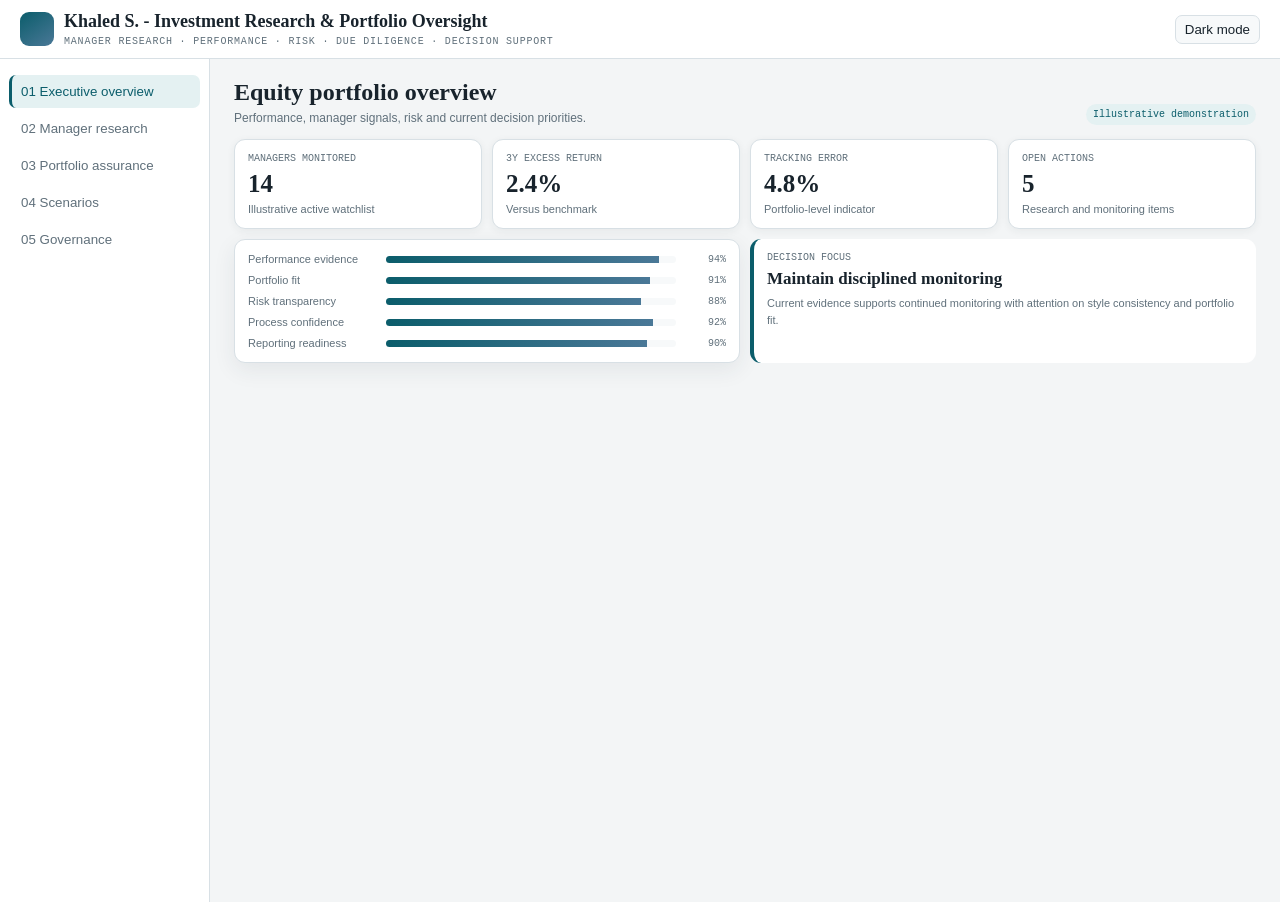
<file: applications/2026/ngs-super-investment-analyst-equities/index.html>
<!doctype html><html><head><meta charset="utf-8"><meta name="viewport" content="width=device-width,initial-scale=1"><title>Khaled S. - Investment Research & Portfolio Oversight</title><style>:root{--bg:#f3f5f6;--s:#fff;--s2:#f7f9fa;--line:#d8e0e5;--ink:#18232c;--m:#60707b;--a:#0b5d6b;--ad:#e4f1f2;--b:#4a7897;--ok:#3f7a4c;--w:#a3720a;--r:#a23b2e;--sh:0 7px 22px rgba(34,48,58,.08)}:root[data-theme=dark]{--bg:#11171c;--s:#182027;--s2:#1e2830;--line:#2f3b44;--ink:#edf2f4;--m:#aab5be;--a:#61c5bf;--ad:#173335;--b:#7ba9c8;--ok:#7fc98f;--w:#e0ad4c;--r:#e08a7a;--sh:0 9px 26px rgba(0,0,0,.27)}*{box-sizing:border-box}body{margin:0;background:var(--bg);color:var(--ink);font-family:Arial,sans-serif}.h{position:sticky;top:0;z-index:5;display:flex;justify-content:space-between;align-items:center;padding:11px 20px;background:var(--s);border-bottom:1px solid var(--line)}.brand{display:flex;gap:10px;align-items:center}.mk{width:34px;height:34px;border-radius:9px;background:linear-gradient(145deg,var(--a),var(--b))}.brand h1{font:600 18px Georgia;margin:0}.brand p{margin:4px 0 0;font:10px monospace;color:var(--m);text-transform:uppercase;letter-spacing:.08em}.theme{border:1px solid var(--line);background:var(--s2);color:var(--ink);border-radius:7px;padding:6px 9px}.app{display:grid;grid-template-columns:210px 1fr}.side{position:sticky;top:57px;height:calc(100vh - 57px);background:var(--s);border-right:1px solid var(--line);padding:14px 9px}.nav{width:100%;border:0;border-left:3px solid transparent;background:transparent;color:var(--m);padding:9px;text-align:left;border-radius:7px;margin:2px 0}.nav.active{background:var(--ad);border-left-color:var(--a);color:var(--a)}.main{padding:20px 24px 40px}.head{display:flex;justify-content:space-between;align-items:flex-end;margin-bottom:14px}.head h2{font:600 24px Georgia;margin:0 0 5px}.head p{margin:0;color:var(--m);font-size:12px;max-width:800px}.demo{font:10px monospace;color:var(--a);background:var(--ad);padding:5px 7px;border-radius:20px}.grid{display:grid;gap:10px}.kpis{grid-template-columns:repeat(4,1fr);margin-bottom:10px}.two{grid-template-columns:repeat(2,1fr)}.card{background:var(--s);border:1px solid var(--line);border-radius:11px;padding:13px;box-shadow:0 2px 8px rgba(34,48,58,.06)}.card.feature{box-shadow:var(--sh)}.ey{font:10px monospace;text-transform:uppercase;color:var(--m);margin-bottom:6px}.val{font:600 25px Georgia}.sub{font-size:11px;color:var(--m);margin-top:5px}.bars{display:grid;gap:9px}.br{display:grid;grid-template-columns:130px 1fr 42px;gap:8px;align-items:center}.br label{font-size:11px;color:var(--m)}.track{height:7px;background:var(--s2);border-radius:99px;overflow:hidden}.fill{height:100%;background:linear-gradient(90deg,var(--a),var(--b))}.score{font:10px monospace;color:var(--m);text-align:right}.flow{display:flex;gap:6px;overflow:auto}.node{min-width:155px;flex:1;padding:10px;background:var(--s2);border:1px solid var(--line);border-radius:8px}.node:first-child{background:var(--ad);border-color:var(--a)}.node b{display:block;font:10px monospace;text-transform:uppercase;color:var(--m);margin-bottom:5px}.node span{font-size:11px;line-height:1.4;color:var(--m)}.arrow{align-self:center;color:var(--m)}.decision{border-left:4px solid var(--a);background:var(--s);border-radius:11px;padding:13px}.decision h3{font:600 17px Georgia;margin:0 0 6px}.decision p{font-size:11px;color:var(--m);line-height:1.5;margin:0}.sc{display:grid;grid-template-columns:repeat(4,1fr);gap:7px;margin-bottom:10px}.sc button{border:1px solid var(--line);background:var(--s2);color:var(--m);border-radius:7px;padding:9px;text-align:left}.sc button.active{background:var(--ad);border-color:var(--a);color:var(--a)}table{width:100%;border-collapse:collapse;background:var(--s)}th,td{padding:9px;border-bottom:1px solid var(--line);text-align:left;font-size:11px}th{font:10px monospace;text-transform:uppercase;color:var(--m);background:var(--s2)}.badge{padding:3px 6px;border-radius:20px;font-weight:700}.good{color:var(--ok);background:color-mix(in srgb,var(--ok) 12%,transparent)}.warn{color:var(--w);background:color-mix(in srgb,var(--w) 12%,transparent)}.risk{color:var(--r);background:color-mix(in srgb,var(--r) 12%,transparent)}@media(max-width:900px){.app{grid-template-columns:1fr}.side{position:static;height:auto;display:flex;overflow:auto}.nav{white-space:nowrap}.kpis,.two,.sc{grid-template-columns:1fr}.main{padding:16px 12px}.h{position:static}}</style></head><body><header class="h"><div class="brand"><div class="mk"></div><div><h1>Khaled S. - Investment Research & Portfolio Oversight</h1><p>manager research · performance · risk · due diligence · decision support</p></div></div><button class="theme" id="theme">Dark mode</button></header><div class="app"><nav class="side" id="side"></nav><main class="main" id="main"></main></div><script>
const V=[["Executive overview","Equity portfolio overview","Performance, manager signals, risk and current decision priorities."],["Manager research","Manager research workflow","A structured path from universe screening to recommendation and monitoring."],["Portfolio assurance","Portfolio assurance","Quantitative and qualitative checks across performance, risk, ESG and mandate adherence."],["Scenarios","Portfolio scenarios","How market and manager conditions change the analytical recommendation."],["Governance","Governance & reporting","Decision papers, monitoring evidence, review points and action tracking."]],K=[["Managers monitored","14","Illustrative active watchlist"],["3Y excess return","2.4%","Versus benchmark"],["Tracking error","4.8%","Portfolio-level indicator"],["Open actions","5","Research and monitoring items"]],B=[["Performance evidence",94],["Portfolio fit",91],["Risk transparency",88],["Process confidence",92],["Reporting readiness",90]],F=[[["Screen","Define universe, mandate fit and filters."],["Research","Assess people, process, philosophy and performance."],["Model","Test risk, style and portfolio fit."],["Challenge","Document assumptions and alternatives."],["Recommend","Prepare decision paper and implementation view."]],[["Monitor","Track mandate, performance and exposures."],["Diagnose","Separate market, style and manager effects."],["Escalate","Flag drift or control issues."],["Action","Rebalance, review or retain."],["Evidence","Document rationale and follow-up."]]],S=[["Base case","Stable markets and manager behaviour.","Maintain disciplined monitoring","Current evidence supports continued monitoring with attention on style consistency and portfolio fit."],["Style drift","Factor exposures move materially.","Re-test mandate fit","Separate intended positioning from structural drift before changing allocation."],["Drawdown","Relative performance weakens sharply.","Diagnose before acting","Assess market regime, process adherence and downside capture rather than reacting to headline returns alone."],["Transition","Manager change or rebalance required.","Plan implementation carefully","Balance expected benefit against transaction cost, timing and operational risk."]],R=[["Manager A","Persistent alpha, stable process","Proceed","Advance to final due diligence"],["Manager B","Style drift emerging","Review","Test exposures and mandate fit"],["Manager C","Weak downside capture","Watch","Increase monitoring frequency"],["Manager D","ESG data gap","Review","Resolve evidence before recommendation"]];let st={v:0,s:0};
function head(){return '<div class="head"><div><h2>'+V[st.v][1]+'</h2><p>'+V[st.v][2]+'</p></div><span class="demo">Illustrative demonstration</span></div>'}
function bars(){return '<div class="bars">'+B.map(x=>'<div class="br"><label>'+x[0]+'</label><div class="track"><div class="fill" style="width:'+x[1]+'%"></div></div><div class="score">'+x[1]+'%</div></div>').join('')+'</div>'}
function flow(a){return '<div class="flow">'+a.map((x,i)=>(i?'<div class="arrow">→</div>':'')+'<div class="node"><b>'+x[0]+'</b><span>'+x[1]+'</span></div>').join('')+'</div>'}
function badge(s){let c=/proceed|strong|on track|controlled/i.test(s)?'good':/review|watch|refine/i.test(s)?'warn':'risk';return '<span class="badge '+c+'">'+s+'</span>'}
function view0(){return head()+'<div class="grid kpis">'+K.map(x=>'<div class="card"><div class="ey">'+x[0]+'</div><div class="val">'+x[1]+'</div><div class="sub">'+x[2]+'</div></div>').join('')+'</div><div class="grid two"><div class="card feature">'+bars()+'</div><div class="decision"><div class="ey">Decision focus</div><h3>'+S[0][2]+'</h3><p>'+S[0][3]+'</p></div></div>'}
function view1(){return head()+'<div class="card">'+flow(F[0])+'</div>'}
function view2(){return head()+'<div class="grid two"><div class="card">'+bars()+'</div><div class="card">'+flow(F[1])+'</div></div>'}
function view3(){let x=S[st.s];return head()+'<div class="sc">'+S.map((y,i)=>'<button class="'+(i===st.s?'active':'')+'" data-s="'+i+'"><strong>'+y[0]+'</strong><br><small>'+y[1]+'</small></button>').join('')+'</div><div class="grid two"><div class="card feature">'+bars()+'</div><div class="decision"><div class="ey">Scenario implication</div><h3>'+x[2]+'</h3><p>'+x[3]+'</p></div></div>'}
function view4(){return head()+'<div class="card"><table><thead><tr><th>Item</th><th>Signal</th><th>Status</th><th>Next action</th></tr></thead><tbody>'+R.map(r=>'<tr><td>'+r[0]+'</td><td>'+r[1]+'</td><td>'+badge(r[2])+'</td><td>'+r[3]+'</td></tr>').join('')+'</tbody></table></div>'}
const RR=[view0,view1,view2,view3,view4];function render(){main.innerHTML=RR[st.v]();side.innerHTML=V.map((x,i)=>'<button class="nav '+(i===st.v?'active':'')+'" data-v="'+i+'">0'+(i+1)+'  '+x[0]+'</button>').join('');document.querySelectorAll('[data-v]').forEach(b=>b.onclick=()=>{st.v=+b.dataset.v;render()});document.querySelectorAll('[data-s]').forEach(b=>b.onclick=()=>{st.s=+b.dataset.s;render()})}theme.onclick=()=>{let d=document.documentElement.dataset.theme==='dark';document.documentElement.dataset.theme=d?'':'dark';theme.textContent=d?'Dark mode':'Light mode'};render();
</script></body></html>
</file>
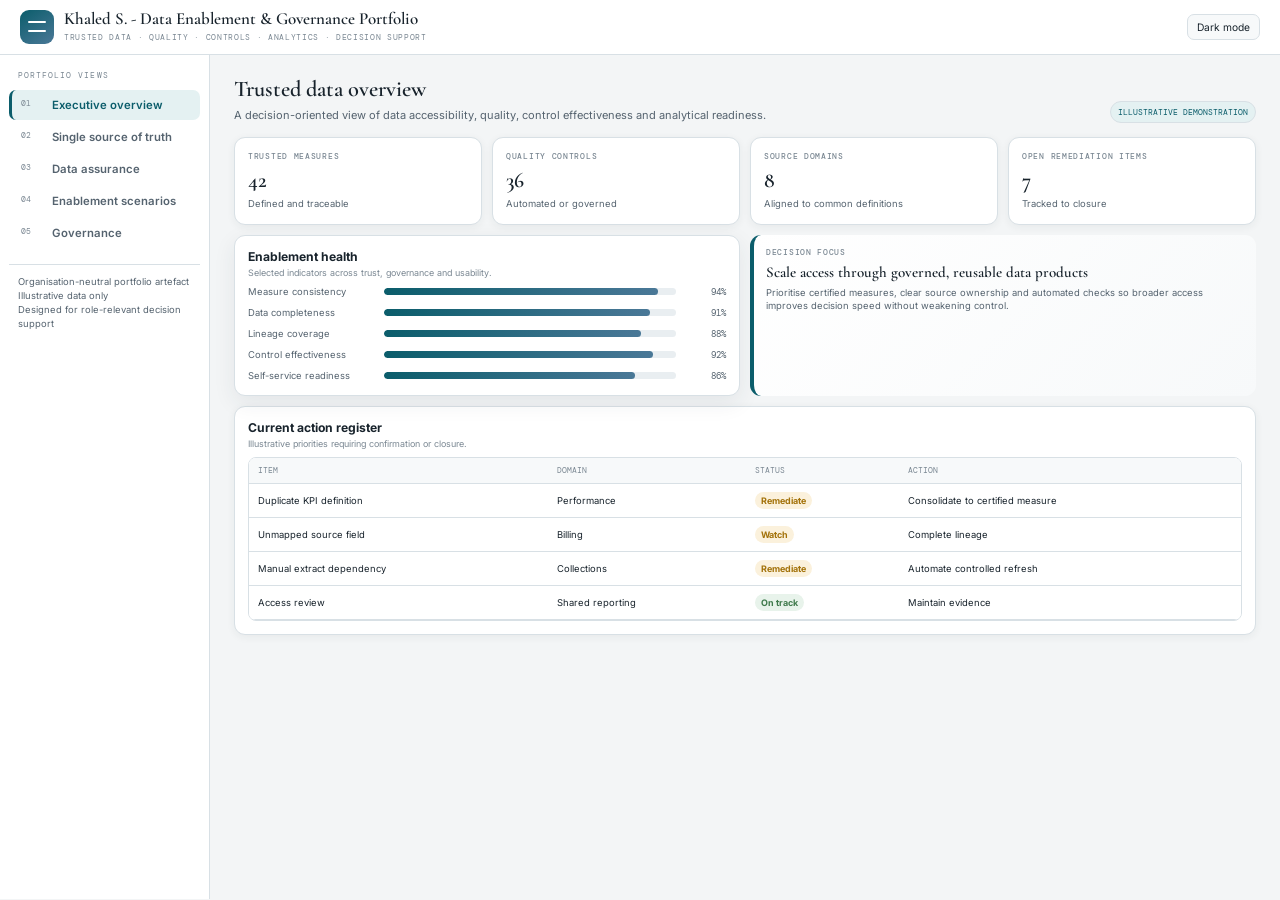
<file: applications/2026/optus-data-enablement-lead/index.html>
<!DOCTYPE html>
<html lang="en">
<head>
<meta charset="UTF-8">
<meta name="viewport" content="width=device-width,initial-scale=1.0">
<title>Data Enablement & Governance Portfolio — Khaled Sanad</title>
<meta name="description" content="Illustrative data enablement portfolio covering trusted data, governance, quality, single sources of truth, analytics and remediation.">
<link href="https://fonts.googleapis.com/css2?family=Cormorant+Garamond:wght@500;600&family=DM+Mono:wght@300;400;500&family=Inter:wght@400;500;600;700&display=swap" rel="stylesheet">
<style>
:root{--paper:#f3f5f6;--surface:#fff;--surface-alt:#f7f9fa;--surface-deep:#e9eef1;--border:#d8e0e5;--ink:#18232c;--ink2:#55636f;--ink3:#7b8893;--accent:#0b5d6b;--accent-dim:#e4f1f2;--blue:#4a7897;--gold:#b58b48;--ok:#3f7a4c;--okdim:#e8f3eb;--warn:#a3720a;--warndim:#fbf1dc;--risk:#a23b2e;--riskdim:#f8e8e5;--shadow:0 7px 22px rgba(34,48,58,.08);--radius:11px;--serif:'Cormorant Garamond',Georgia,serif;--mono:'DM Mono',monospace}
:root[data-theme="dark"]{--paper:#11171c;--surface:#182027;--surface-alt:#1e2830;--surface-deep:#25313a;--border:#2f3b44;--ink:#edf2f4;--ink2:#aab5be;--ink3:#81909b;--accent:#61c5bf;--accent-dim:#173335;--blue:#7ba9c8;--gold:#c9a86d;--ok:#7fc98f;--okdim:#193425;--warn:#e0ad4c;--warndim:#3a2e15;--risk:#e08a7a;--riskdim:#3c201d;--shadow:0 9px 26px rgba(0,0,0,.27)}
*{box-sizing:border-box}html,body{margin:0;min-height:100%;background:var(--paper);color:var(--ink);font-family:Inter,system-ui,sans-serif}button{font:inherit;cursor:pointer}.shell{min-height:100vh}.header{position:sticky;top:0;z-index:50;display:flex;justify-content:space-between;align-items:center;gap:16px;padding:10px 20px;background:var(--surface);border-bottom:1px solid var(--border)}.brand{display:flex;gap:10px;align-items:center}.mark{width:34px;height:34px;border-radius:9px;background:linear-gradient(145deg,var(--accent),var(--blue));position:relative}.mark:before,.mark:after{content:"";position:absolute;left:8px;right:8px;height:2px;background:#fff;border-radius:2px}.mark:before{top:11px}.mark:after{top:20px}.brand h1{font:600 1.06rem/1 var(--serif);margin:0}.brand p{margin:4px 0 0;font:400 .52rem var(--mono);letter-spacing:.08em;text-transform:uppercase;color:var(--ink3)}.theme{border:1px solid var(--border);background:var(--surface-alt);color:var(--ink);border-radius:7px;padding:6px 9px;font-size:.64rem}.app{display:grid;grid-template-columns:210px minmax(0,1fr)}.sidebar{position:sticky;top:56px;height:calc(100vh - 56px);background:var(--surface);border-right:1px solid var(--border);padding:15px 9px}.side-title{font:400 .5rem var(--mono);letter-spacing:.13em;text-transform:uppercase;color:var(--ink3);padding:0 9px 8px}.nav{width:100%;display:grid;grid-template-columns:24px 1fr;gap:7px;text-align:left;border:0;border-left:3px solid transparent;background:transparent;color:var(--ink2);padding:8px 9px;border-radius:7px;margin:2px 0}.nav:hover{background:var(--surface-alt);color:var(--ink)}.nav.active{background:var(--accent-dim);border-left-color:var(--accent);color:var(--accent)}.nav-num{font:400 .53rem var(--mono);color:var(--ink3)}.nav-label{font-size:.71rem;font-weight:600}.side-meta{margin-top:16px;padding:10px 9px;border-top:1px solid var(--border);font-size:.59rem;line-height:1.5;color:var(--ink2)}.main{padding:20px 24px 44px;min-width:0}.page-head{display:flex;justify-content:space-between;align-items:flex-end;gap:16px;margin-bottom:14px}.page-title{font:600 1.4rem var(--serif);margin:0 0 5px}.page-desc{margin:0;max-width:850px;color:var(--ink2);font-size:.69rem;line-height:1.45}.demo{font:400 .5rem var(--mono);text-transform:uppercase;color:var(--accent);background:var(--accent-dim);border:1px solid var(--border);padding:5px 7px;border-radius:999px}.grid{display:grid;gap:10px}.kpis{grid-template-columns:repeat(4,minmax(0,1fr));margin-bottom:10px}.two{grid-template-columns:repeat(2,minmax(0,1fr))}.card{background:var(--surface);border:1px solid var(--border);border-radius:var(--radius);box-shadow:0 2px 8px rgba(34,48,58,.06);padding:13px;min-width:0}.card.feature{box-shadow:var(--shadow)}.eyebrow{font:500 .49rem var(--mono);letter-spacing:.09em;text-transform:uppercase;color:var(--ink3);margin-bottom:6px}.value{font:600 1.35rem var(--serif)}.sub{font-size:.59rem;color:var(--ink2);line-height:1.35;margin-top:5px}.chart-title h3{font-size:.76rem;margin:0}.chart-title p{font-size:.56rem;color:var(--ink3);margin:3px 0 8px}.bars{display:grid;gap:9px}.barrow{display:grid;grid-template-columns:128px 1fr 42px;gap:8px;align-items:center}.barrow label{font-size:.59rem;color:var(--ink2)}.track{height:7px;background:var(--surface-deep);border-radius:999px;overflow:hidden}.fill{height:100%;background:linear-gradient(90deg,var(--accent),var(--blue));border-radius:999px}.score{text-align:right;font:400 .55rem var(--mono);color:var(--ink2)}.flow{display:flex;gap:6px;align-items:stretch;overflow:auto}.node{min-width:155px;flex:1;padding:10px;border-radius:8px;background:var(--surface-alt);border:1px solid var(--border)}.node.active{background:var(--accent-dim);border-color:var(--accent)}.node .nt{font:400 .48rem var(--mono);text-transform:uppercase;color:var(--ink3);margin-bottom:5px}.node .nb{font-size:.58rem;line-height:1.4;color:var(--ink2)}.arrow{align-self:center;color:var(--ink3)}.decision{border-left:4px solid var(--accent);background:linear-gradient(135deg,var(--surface),var(--surface-alt));border-radius:var(--radius);padding:12px}.decision h3{font:600 .94rem var(--serif);margin:0 0 5px}.decision p{font-size:.59rem;line-height:1.45;color:var(--ink2);margin:0}.heatmap{display:grid;grid-template-columns:145px repeat(4,1fr);gap:6px;align-items:center}.hh{font:400 .48rem var(--mono);text-transform:uppercase;color:var(--ink3);text-align:center}.hl{font-size:.59rem;color:var(--ink2)}.hc{height:29px;border-radius:5px;display:grid;place-items:center;color:#fff;font:400 .52rem var(--mono)}.hi{background:var(--ok)}.mid{background:var(--warn)}.lo{background:var(--risk)}.table-wrap{overflow:auto;border:1px solid var(--border);border-radius:8px}table{width:100%;border-collapse:collapse;min-width:650px;background:var(--surface)}th,td{padding:8px 9px;border-bottom:1px solid var(--border);text-align:left;font-size:.59rem}th{font:400 .47rem var(--mono);text-transform:uppercase;color:var(--ink3);background:var(--surface-alt)}.badge{display:inline-flex;padding:3px 6px;border-radius:999px;font-size:.56rem;font-weight:700}.good{color:var(--ok);background:var(--okdim)}.warn{color:var(--warn);background:var(--warndim)}.risk{color:var(--risk);background:var(--riskdim)}.scenarios{display:grid;grid-template-columns:repeat(4,1fr);gap:7px;margin-bottom:10px}.scenario{border:1px solid var(--border);background:var(--surface-alt);color:var(--ink2);border-radius:7px;padding:9px;text-align:left;font-size:.58rem}.scenario.active{background:var(--accent-dim);border-color:var(--accent);color:var(--accent);font-weight:700}.scenario strong{display:block}.scenario span{display:block;margin-top:3px;color:var(--ink3);font-size:.51rem;line-height:1.3}.timeline{position:relative;padding-left:23px}.timeline:before{content:"";position:absolute;left:8px;top:2px;bottom:3px;width:2px;background:var(--border)}.tl{position:relative;margin-bottom:12px}.dot{position:absolute;left:-21px;top:2px;width:12px;height:12px;border-radius:50%;background:var(--surface);border:3px solid var(--accent)}.tl strong{font-size:.62rem}.tl p{margin:3px 0 0;font-size:.56rem;color:var(--ink2);line-height:1.4}@media(max-width:900px){.app{grid-template-columns:1fr}.sidebar{position:static;height:auto;display:flex;overflow:auto;border-right:0;border-bottom:1px solid var(--border)}.side-title,.side-meta{display:none}.nav{width:auto;white-space:nowrap}.kpis,.two,.scenarios{grid-template-columns:1fr}.main{padding:16px 12px 36px}.header{position:static}}
</style>
</head>
<body>
<div class="shell"><header class="header"><div class="brand"><div class="mark"></div><div><h1>Khaled S. - Data Enablement & Governance Portfolio</h1><p>trusted data · quality · controls · analytics · decision support</p></div></div><button class="theme" id="theme">Dark mode</button></header><div class="app"><nav class="sidebar" id="sidebar"></nav><main class="main" id="main"></main></div></div>
<script>
const views=[['Executive overview','Trusted data overview','A decision-oriented view of data accessibility, quality, control effectiveness and analytical readiness.'],['Single source of truth','Single source of truth','How fragmented sources are aligned into governed measures, consistent definitions and reusable reporting.'],['Data assurance','Data quality & remediation','Quality controls, issue triage, anomaly investigation and remediation pathways.'],['Enablement scenarios','Enablement scenarios','Alternative operating conditions for scale, quality, access and reporting demand.'],['Governance','Governance & lineage','Traceability from business outcome to measure, transformation, source and control evidence.']];let state={view:0,scenario:0};
const kpis=[['Trusted measures','42','Defined and traceable'],['Quality controls','36','Automated or governed'],['Source domains','8','Aligned to common definitions'],['Open remediation items','7','Tracked to closure']];const bars=[['Measure consistency',94],['Data completeness',91],['Lineage coverage',88],['Control effectiveness',92],['Self-service readiness',86]];const q=[['Customer',97,94,91,95],['Billing',93,90,88,92],['Collections',91,89,84,90],['Reference',99,98,97,99]];const scenarios=[['Base','Current demand and daily refresh.','Maintain governed enablement model','Current operating conditions support a controlled single-source approach with explicit validation and reusable reporting.'],['Access growth','More self-service users and datasets.','Strengthen access patterns and certified datasets','Scale access through controlled semantic layers and clear ownership rather than duplicating local extracts.'],['Quality incident','Key source completeness deteriorates.','Gate affected measures and accelerate remediation','Protect downstream decisions by isolating impacted outputs, documenting the issue and restoring trusted data before release.'],['Reporting surge','Decision demand increases materially.','Prioritise reusable models over one-off outputs','Use governed common measures and modular analytical assets to absorb demand without weakening controls.']];
function head(i,tag){return `<div class="page-head"><div><h2 class="page-title">${views[i][1]}</h2><p class="page-desc">${views[i][2]}</p></div><span class="demo">${tag}</span></div>`}function metricBars(items=bars){return `<div class="bars">${items.map(x=>`<div class="barrow"><label>${x[0]}</label><div class="track"><div class="fill" style="width:${x[1]}%"></div></div><div class="score">${x[1]}%</div></div>`).join('')}</div>`}function flow(items){return `<div class="flow">${items.map((x,i)=>`${i?'<div class="arrow">→</div>':''}<div class="node ${i===0?'active':''}"><div class="nt">${x[0]}</div><div class="nb">${x[1]}</div></div>`).join('')}</div>`}function badge(s){let c=/on track|controlled|certified/i.test(s)?'good':/watch|remediate/i.test(s)?'warn':'risk';return `<span class="badge ${c}">${s}</span>`}
function overview(){return head(0,'Illustrative demonstration')+`<section class="grid kpis">${kpis.map(x=>`<div class="card"><div class="eyebrow">${x[0]}</div><div class="value">${x[1]}</div><div class="sub">${x[2]}</div></div>`).join('')}</section><section class="grid two" style="margin-bottom:10px"><div class="card feature"><div class="chart-title"><h3>Enablement health</h3><p>Selected indicators across trust, governance and usability.</p></div>${metricBars()}</div><div class="decision"><div class="eyebrow">Decision focus</div><h3>Scale access through governed, reusable data products</h3><p>Prioritise certified measures, clear source ownership and automated checks so broader access improves decision speed without weakening control.</p></div></section><section class="card"><div class="chart-title"><h3>Current action register</h3><p>Illustrative priorities requiring confirmation or closure.</p></div><div class="table-wrap"><table><thead><tr><th>Item</th><th>Domain</th><th>Status</th><th>Action</th></tr></thead><tbody><tr><td>Duplicate KPI definition</td><td>Performance</td><td>${badge('Remediate')}</td><td>Consolidate to certified measure</td></tr><tr><td>Unmapped source field</td><td>Billing</td><td>${badge('Watch')}</td><td>Complete lineage</td></tr><tr><td>Manual extract dependency</td><td>Collections</td><td>${badge('Remediate')}</td><td>Automate controlled refresh</td></tr><tr><td>Access review</td><td>Shared reporting</td><td>${badge('On track')}</td><td>Maintain evidence</td></tr></tbody></table></div></section>`}
function ssot(){return head(1,'Design view')+`<section class="card" style="margin-bottom:10px"><div class="chart-title"><h3>Single-source design pathway</h3><p>From fragmented inputs to reusable decision products.</p></div>${flow([['Business question','Define outcome, users and decision need.'],['Source alignment','Map systems, fields, definitions and owners.'],['Transformation','Standardise rules, joins and derived measures.'],['Certified model','Publish governed semantic or analytical layer.'],['Consumption','Dashboards, analysis and self-service reporting.']])}</section><section class="grid two"><div class="card"><div class="chart-title"><h3>Design principles</h3><p>Controls built into the solution rather than added later.</p></div>${metricBars([['Definition reuse',96],['Source traceability',93],['Automated validation',89],['Documentation',91],['Change control',87]])}</div><div class="decision"><div class="eyebrow">Enablement principle</div><h3>One governed definition, many uses</h3><p>Common measures and documented transformations reduce reconciliation effort, improve trust and make self-service analytics safer to scale.</p></div></section>`}
function assurance(){return head(2,'Assurance view')+`<section class="grid two"><div class="card"><div class="chart-title"><h3>Data-quality heatmap</h3><p>Completeness, accuracy, timeliness and control coverage.</p></div><div class="heatmap"><div></div>${['Complete','Accurate','Timely','Controlled'].map(x=>`<div class="hh">${x}</div>`).join('')}${q.map(r=>`<div class="hl">${r[0]}</div>${r.slice(1).map(v=>`<div class="hc ${v>=94?'hi':v>=88?'mid':'lo'}">${v}</div>`).join('')}`).join('')}</div></div><div class="card"><div class="chart-title"><h3>Remediation pathway</h3><p>How issues move from detection to controlled closure.</p></div>${flow([['Detect','Automated checks or stakeholder exception.'],['Assess','Confirm scope, impact and affected measures.'],['Contain','Gate or flag downstream use where required.'],['Remediate','Correct source, rule or process defect.'],['Validate','Reconcile, evidence and close.']])}</div></section>`}
function scen(){const s=scenarios[state.scenario];return head(3,'Scenario view')+`<div class="scenarios">${scenarios.map((x,i)=>`<button class="scenario ${i===state.scenario?'active':''}" data-sc="${i}"><strong>${x[0]}</strong><span>${x[1]}</span></button>`).join('')}</div><section class="grid two"><div class="card feature"><div class="chart-title"><h3>Scenario readiness</h3><p>Illustrative control and enablement capacity.</p></div>${metricBars(state.scenario===0?bars:state.scenario===1?[['Access controls',91],['Certified data',90],['Documentation',88],['User enablement',92],['Monitoring',87]]:state.scenario===2?[['Issue detection',95],['Containment',93],['Root-cause analysis',89],['Remediation speed',82],['Validation',91]]:[['Reusable models',94],['Automation',90],['Prioritisation',88],['Quality controls',91],['Stakeholder clarity',86]])}</div><div class="decision"><div class="eyebrow">Scenario implication</div><h3>${s[2]}</h3><p>${s[3]}</p></div></section>`}
function gov(){return head(4,'Governance view')+`<section class="grid two" style="margin-bottom:10px"><div class="card"><div class="chart-title"><h3>Measure lineage</h3><p>Trace decision outputs back to source and evidence.</p></div>${flow([['Business outcome','Operational performance or customer outcome.'],['Measure','Certified KPI and definition.'],['Model','Transformation and calculation logic.'],['Source','Controlled system or approved dataset.'],['Evidence','Validation, owner and change history.']])}</div><div class="card"><div class="chart-title"><h3>Governance rhythm</h3><p>Illustrative control cadence.</p></div><div class="timeline"><div class="tl"><span class="dot"></span><strong>Daily quality monitoring</strong><p>Material exceptions and source failures.</p></div><div class="tl"><span class="dot"></span><strong>Weekly remediation review</strong><p>Issue ownership, impact and closure evidence.</p></div><div class="tl"><span class="dot"></span><strong>Monthly measure review</strong><p>Definitions, usage and change impacts.</p></div><div class="tl"><span class="dot"></span><strong>Quarterly access review</strong><p>Permissions, ownership and control evidence.</p></div></div></div></section><section class="card"><div class="table-wrap"><table><thead><tr><th>Control</th><th>Purpose</th><th>Evidence</th><th>Status</th></tr></thead><tbody><tr><td>Measure certification</td><td>Consistent KPI definitions</td><td>Definition register</td><td>${badge('Controlled')}</td></tr><tr><td>Source reconciliation</td><td>Detect material variance</td><td>Validation results</td><td>${badge('Controlled')}</td></tr><tr><td>Issue remediation</td><td>Resolve known defects</td><td>Action register</td><td>${badge('Watch')}</td></tr><tr><td>Access governance</td><td>Secure appropriate use</td><td>Access review</td><td>${badge('Controlled')}</td></tr></tbody></table></div></section>`}
const renders=[overview,ssot,assurance,scen,gov];function renderSidebar(){const s=document.getElementById('sidebar');s.innerHTML=`<div class="side-title">Portfolio views</div>${views.map((v,i)=>`<button class="nav ${i===state.view?'active':''}" data-view="${i}"><span class="nav-num">0${i+1}</span><span class="nav-label">${v[0]}</span></button>`).join('')}<div class="side-meta">Organisation-neutral portfolio artefact<br>Illustrative data only<br>Designed for role-relevant decision support</div>`;s.querySelectorAll('[data-view]').forEach(b=>b.onclick=()=>{state.view=+b.dataset.view;render()})}function render(){document.getElementById('main').innerHTML=renders[state.view]();renderSidebar();document.querySelectorAll('[data-sc]').forEach(b=>b.onclick=()=>{state.scenario=+b.dataset.sc;render()})}document.getElementById('theme').onclick=()=>{const d=document.documentElement.dataset.theme==='dark';document.documentElement.dataset.theme=d?'':'dark';document.getElementById('theme').textContent=d?'Dark mode':'Light mode'};render();
</script>
</body></html>
</file>
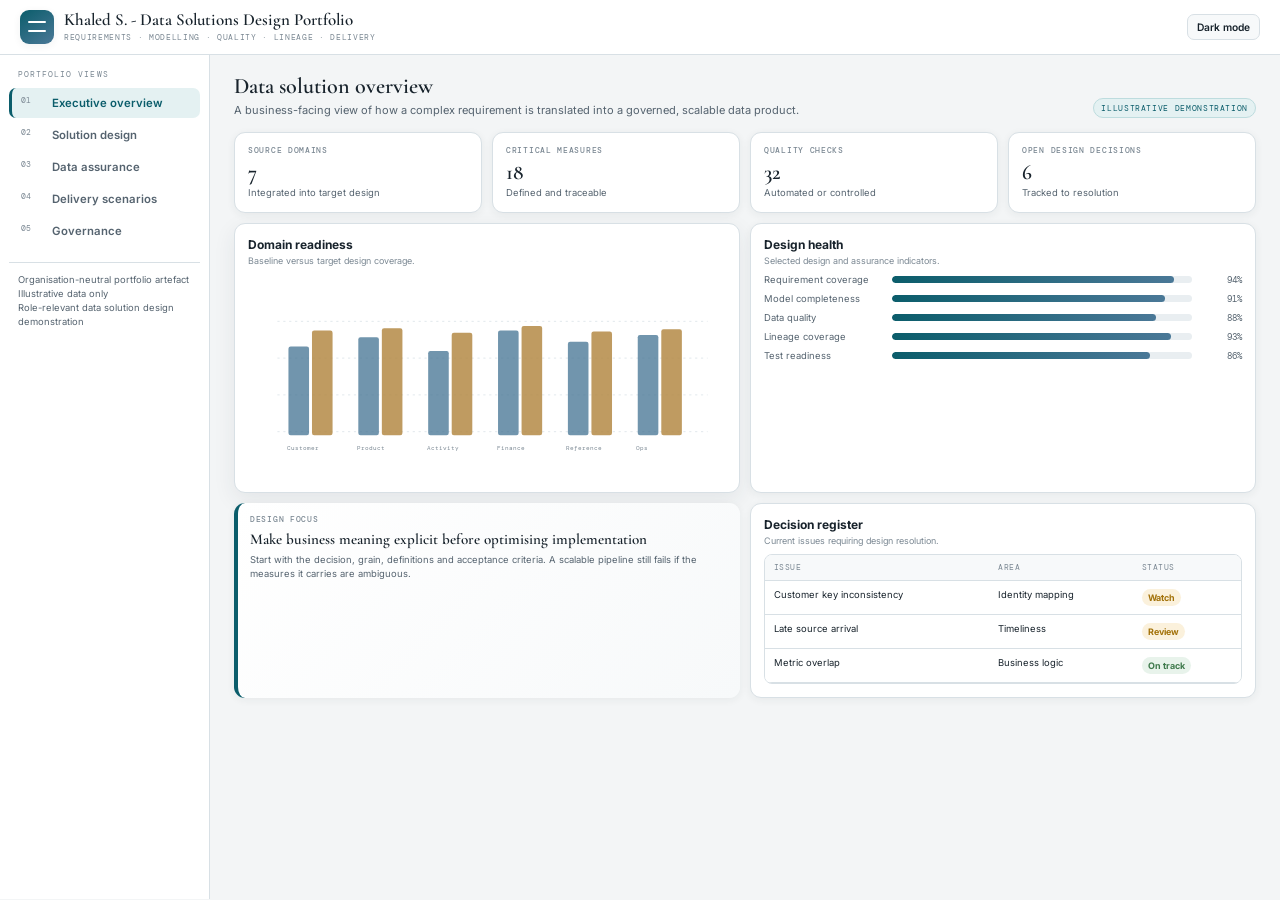
<file: applications/2026/seek-senior-data-solutions-designer/index.html>
<!DOCTYPE html>
<html lang="en">
<head>
<meta charset="UTF-8">
<meta name="viewport" content="width=device-width, initial-scale=1.0">
<title>Data Solutions Design Portfolio — Khaled Sanad</title>
<meta name="description" content="Illustrative data solutions design portfolio covering requirements translation, modelling, data quality, lineage and delivery governance.">
<link href="https://fonts.googleapis.com/css2?family=Cormorant+Garamond:wght@500;600&family=DM+Mono:wght@300;400;500&family=Inter:wght@400;500;600;700&display=swap" rel="stylesheet">
<style>
:root{--paper:#f3f5f6;--surface:#fff;--surface-alt:#f7f9fa;--surface-deep:#e9eef1;--border:#d8e0e5;--ink:#18232c;--ink-2:#55636f;--ink-3:#7b8893;--accent:#0b5d6b;--accent-dim:#e4f1f2;--accent-mid:#bddcde;--blue:#4a7897;--gold:#b58b48;--ok:#3f7a4c;--ok-dim:#e8f3eb;--warn:#a3720a;--warn-dim:#fbf1dc;--risk:#a23b2e;--risk-dim:#f8e8e5;--shadow:0 7px 22px rgba(34,48,58,.08);--shadow-sm:0 2px 8px rgba(34,48,58,.06);--radius:11px;--serif:'Cormorant Garamond',Georgia,serif;--mono:'DM Mono','Courier New',monospace}
:root[data-theme="dark"]{--paper:#11171c;--surface:#182027;--surface-alt:#1e2830;--surface-deep:#25313a;--border:#2f3b44;--ink:#edf2f4;--ink-2:#aab5be;--ink-3:#81909b;--accent:#61c5bf;--accent-dim:#173335;--accent-mid:#27585a;--blue:#7ba9c8;--gold:#c9a86d;--ok:#7fc98f;--ok-dim:#193425;--warn:#e0ad4c;--warn-dim:#3a2e15;--risk:#e08a7a;--risk-dim:#3c201d;--shadow:0 9px 26px rgba(0,0,0,.27);--shadow-sm:0 2px 10px rgba(0,0,0,.22)}
*{box-sizing:border-box}html,body{margin:0;min-height:100%;background:var(--paper);color:var(--ink);font-family:Inter,system-ui,sans-serif}button{font:inherit;cursor:pointer}.shell{min-height:100vh}.header{position:sticky;top:0;z-index:50;display:flex;justify-content:space-between;align-items:center;gap:16px;padding:10px 20px;background:var(--surface);border-bottom:1px solid var(--border)}.brand{display:flex;gap:10px;align-items:center}.brand-mark{width:34px;height:34px;border-radius:9px;background:linear-gradient(145deg,var(--accent),var(--blue));position:relative;box-shadow:var(--shadow-sm)}.brand-mark:before,.brand-mark:after{content:"";position:absolute;left:8px;right:8px;height:2px;background:#fff;border-radius:2px}.brand-mark:before{top:11px}.brand-mark:after{top:20px}.brand h1{font:600 1.06rem/1 var(--serif);margin:0}.brand p{margin:4px 0 0;font:400 .52rem/1.15 var(--mono);letter-spacing:.08em;text-transform:uppercase;color:var(--ink-3)}.theme-btn{border:1px solid var(--border);background:var(--surface-alt);color:var(--ink);border-radius:7px;padding:6px 9px;font-size:.64rem;font-weight:600}.app{display:grid;grid-template-columns:210px minmax(0,1fr)}.sidebar{position:sticky;top:56px;height:calc(100vh - 56px);overflow:auto;background:var(--surface);border-right:1px solid var(--border);padding:15px 9px}.side-title{font:400 .5rem/1 var(--mono);letter-spacing:.13em;text-transform:uppercase;color:var(--ink-3);padding:0 9px 8px}.nav{width:100%;display:grid;grid-template-columns:24px 1fr;gap:7px;text-align:left;border:0;border-left:3px solid transparent;background:transparent;color:var(--ink-2);padding:8px 9px;border-radius:7px;margin:2px 0}.nav:hover{background:var(--surface-alt);color:var(--ink)}.nav.active{background:var(--accent-dim);border-left-color:var(--accent);color:var(--accent)}.nav-num{font:400 .53rem/1.2 var(--mono);color:var(--ink-3)}.nav-label{font-size:.71rem;font-weight:600}.side-meta{margin-top:16px;padding:10px 9px;border-top:1px solid var(--border);font-size:.59rem;line-height:1.5;color:var(--ink-2)}.main{padding:20px 24px 44px;min-width:0}.page-head{display:flex;justify-content:space-between;align-items:flex-end;gap:16px;margin-bottom:14px}.page-title{font:600 1.38rem/1 var(--serif);margin:0 0 5px}.page-desc{margin:0;max-width:860px;color:var(--ink-2);font-size:.69rem;line-height:1.45}.demo{font:400 .5rem/1 var(--mono);letter-spacing:.08em;text-transform:uppercase;color:var(--accent);background:var(--accent-dim);border:1px solid var(--accent-mid);padding:5px 7px;border-radius:999px;white-space:nowrap}.grid{display:grid;gap:10px}.kpis{grid-template-columns:repeat(4,minmax(0,1fr));margin-bottom:10px}.two{grid-template-columns:repeat(2,minmax(0,1fr))}.card{background:var(--surface);border:1px solid var(--border);border-radius:var(--radius);box-shadow:var(--shadow-sm);padding:13px;min-width:0}.card.feature{box-shadow:var(--shadow)}.eyebrow{font:500 .49rem/1.2 var(--mono);letter-spacing:.09em;text-transform:uppercase;color:var(--ink-3);margin-bottom:6px}.kpi-value{font:600 1.33rem/.95 var(--serif)}.kpi-sub{font-size:.59rem;color:var(--ink-2);line-height:1.35;margin-top:5px}.chart-title{display:flex;justify-content:space-between;gap:10px;align-items:flex-start;margin-bottom:8px}.chart-title h3{font-size:.75rem;margin:0}.chart-title p{font-size:.56rem;color:var(--ink-3);margin:3px 0 0}.chart{width:100%;height:205px;display:block}.gridline{stroke:var(--border);stroke-width:1;stroke-dasharray:3 5}.tick{fill:var(--ink-3);font:8px var(--mono)}.metric-stack{display:grid;gap:8px}.metric-bar{display:grid;grid-template-columns:120px 1fr 42px;gap:8px;align-items:center}.metric-bar label{font-size:.59rem;color:var(--ink-2)}.track{height:7px;border-radius:999px;background:var(--surface-deep);overflow:hidden}.fill{height:100%;border-radius:999px;background:linear-gradient(90deg,var(--accent),var(--blue))}.metric-score{text-align:right;font:400 .55rem/1 var(--mono);color:var(--ink-2)}.decision{border-left:4px solid var(--accent);background:linear-gradient(135deg,var(--surface),var(--surface-alt));border-radius:var(--radius);padding:12px;box-shadow:var(--shadow-sm)}.decision h3{font:600 .94rem/1.15 var(--serif);margin:0 0 5px}.decision p{font-size:.59rem;line-height:1.45;color:var(--ink-2);margin:0}.flow{display:flex;gap:6px;align-items:stretch;overflow:auto}.node{min-width:160px;flex:1;padding:10px;border-radius:8px;background:var(--surface-alt);border:1px solid var(--border)}.node.active{background:var(--accent-dim);border-color:var(--accent)}.node .nt{font:400 .48rem/1 var(--mono);letter-spacing:.06em;text-transform:uppercase;color:var(--ink-3);margin-bottom:5px}.node .nb{font-size:.58rem;line-height:1.4;color:var(--ink-2)}.flow-arrow{align-self:center;color:var(--ink-3)}.heatmap{display:grid;grid-template-columns:145px repeat(4,1fr);gap:6px;align-items:center}.heat-head{font:400 .48rem/1 var(--mono);text-transform:uppercase;letter-spacing:.06em;color:var(--ink-3);text-align:center}.heat-label{font-size:.59rem;color:var(--ink-2)}.heat-cell{height:29px;border-radius:5px;display:grid;place-items:center;color:#fff;font:400 .52rem/1 var(--mono)}.hi{background:var(--ok)}.mid{background:var(--warn)}.lo{background:var(--risk)}.timeline{position:relative;padding-left:23px}.timeline:before{content:"";position:absolute;left:8px;top:2px;bottom:3px;width:2px;background:var(--border)}.tl{position:relative;margin-bottom:12px}.tl-dot{position:absolute;left:-21px;top:2px;width:12px;height:12px;border-radius:50%;background:var(--surface);border:3px solid var(--accent)}.tl.warn .tl-dot{border-color:var(--warn)}.tl strong{font-size:.62rem}.tl p{margin:3px 0 0;font-size:.56rem;line-height:1.4;color:var(--ink-2)}.scenarios{display:grid;grid-template-columns:repeat(4,1fr);gap:7px;margin-bottom:10px}.scenario{border:1px solid var(--border);background:var(--surface-alt);color:var(--ink-2);border-radius:6px;padding:8px;text-align:left;font-size:.58rem}.scenario.active{background:var(--accent-dim);border-color:var(--accent);color:var(--accent);font-weight:700}.scenario strong{display:block}.scenario span{display:block;margin-top:3px;color:var(--ink-3);font-size:.51rem;line-height:1.3}.table-wrap{overflow:auto;border:1px solid var(--border);border-radius:8px}table{width:100%;border-collapse:collapse;min-width:650px;background:var(--surface)}th,td{padding:8px 9px;border-bottom:1px solid var(--border);text-align:left;vertical-align:top;font-size:.59rem}th{font:400 .47rem/1.2 var(--mono);letter-spacing:.06em;text-transform:uppercase;color:var(--ink-3);background:var(--surface-alt)}.badge{display:inline-flex;padding:3px 6px;border-radius:999px;font-size:.56rem;font-weight:700}.good{color:var(--ok);background:var(--ok-dim)}.warn-b{color:var(--warn);background:var(--warn-dim)}
@media(max-width:1000px){.kpis,.scenarios{grid-template-columns:repeat(2,1fr)}}@media(max-width:860px){.app{grid-template-columns:1fr}.sidebar{position:static;height:auto;display:flex;overflow:auto;border-right:0;border-bottom:1px solid var(--border)}.side-title,.side-meta{display:none}.nav{width:auto;white-space:nowrap}.two,.kpis,.scenarios{grid-template-columns:1fr}.main{padding:16px 12px 36px}.header{position:static}}
</style>
</head>
<body>
<div class="shell"><header class="header"><div class="brand"><div class="brand-mark"></div><div><h1>Khaled S. - Data Solutions Design Portfolio</h1><p>requirements · modelling · quality · lineage · delivery</p></div></div><button class="theme-btn" id="themeBtn">Dark mode</button></header><div class="app"><nav class="sidebar" id="sidebar"></nav><main class="main" id="main"></main></div></div>
<script>
const views=[
['Executive overview','Data solution overview','A business-facing view of how a complex requirement is translated into a governed, scalable data product.'],
['Solution design','Solution design','Logical model, source interfaces, transformations and design trade-offs.'],
['Data assurance','Data assurance','Quality controls, anomaly investigation, reconciliation and root-cause pathways.'],
['Delivery scenarios','Delivery scenarios','Alternative design paths under changing scale, quality and latency constraints.'],
['Governance','Governance and lineage','Traceability from business outcome to metric, transformation and controlled source.']];
let state={view:0,scenario:0};
const kpis=[['Source domains','7','Integrated into target design'],['Critical measures','18','Defined and traceable'],['Quality checks','32','Automated or controlled'],['Open design decisions','6','Tracked to resolution']];
const health=[['Requirement coverage',94],['Model completeness',91],['Data quality',88],['Lineage coverage',93],['Test readiness',86]];
const quality=[['Customer',96,93,89,94],['Product',98,95,92,96],['Activity',91,88,84,90],['Reference',99,98,97,99]];
const scenarios=[['Base design','Current scale and daily refresh.','Proceed with governed dimensional model','Current volume and latency requirements support a structured reusable data product with explicit lineage and validation.'],['Volume growth','Threefold event volume.','Separate high-volume activity from conformed dimensions','Preserve stable business entities while scaling event processing independently.'],['Quality degradation','Key source completeness falls.','Introduce quality gating and fallback logic','Do not allow incomplete source loads to silently alter business measures.'],['Near-real-time','Latency target moves to minutes.','Split operational and analytical serving patterns','Protect governed analytical outputs while supporting a faster operational path where required.']];
function metricBars(){return `<div class="metric-stack">${health.map(x=>`<div class="metric-bar"><label>${x[0]}</label><div class="track"><div class="fill" style="width:${x[1]}%"></div></div><div class="metric-score">${x[1]}%</div></div>`).join('')}</div>`}
function head(i,tag){return `<div class="page-head"><div><h2 class="page-title">${views[i][1]}</h2><p class="page-desc">${views[i][2]}</p></div><span class="demo">${tag}</span></div>`}
function chart(){const vals=[78,86,74,92,82,88],targets=[92,94,90,96,91,93],labels=['Customer','Product','Activity','Finance','Reference','Ops'];return `<svg class="chart" viewBox="0 0 650 220">${[35,85,135,185].map(y=>`<line class="gridline" x1="40" y1="${y}" x2="625" y2="${y}"/>`).join('')}${vals.map((v,i)=>{let x=55+i*95,h=v*1.55,h2=targets[i]*1.55;return `<rect x="${x}" y="${190-h}" width="28" height="${h}" rx="3" fill="var(--blue)" opacity=".78"/><rect x="${x+32}" y="${190-h2}" width="28" height="${h2}" rx="3" fill="var(--gold)" opacity=".86"/><text class="tick" x="${x-2}" y="210">${labels[i]}</text>`}).join('')}</svg>`}
function flow(items){return `<div class="flow">${items.map((x,i)=>`${i?'<div class="flow-arrow">→</div>':''}<div class="node ${i===0?'active':''}"><div class="nt">${x[0]}</div><div class="nb">${x[1]}</div></div>`).join('')}</div>`}
function overview(){return head(0,'Illustrative demonstration')+`<section class="grid kpis">${kpis.map(x=>`<div class="card"><div class="eyebrow">${x[0]}</div><div class="kpi-value">${x[1]}</div><div class="kpi-sub">${x[2]}</div></div>`).join('')}</section><section class="grid two" style="margin-bottom:10px"><div class="card feature"><div class="chart-title"><div><h3>Domain readiness</h3><p>Baseline versus target design coverage.</p></div></div>${chart()}</div><div class="card"><div class="chart-title"><div><h3>Design health</h3><p>Selected design and assurance indicators.</p></div></div>${metricBars()}</div></section><section class="grid two"><div class="decision"><div class="eyebrow">Design focus</div><h3>Make business meaning explicit before optimising implementation</h3><p>Start with the decision, grain, definitions and acceptance criteria. A scalable pipeline still fails if the measures it carries are ambiguous.</p></div><div class="card"><div class="chart-title"><div><h3>Decision register</h3><p>Current issues requiring design resolution.</p></div></div><div class="table-wrap"><table><thead><tr><th>Issue</th><th>Area</th><th>Status</th><th>Action</th></tr></thead><tbody><tr><td>Customer key inconsistency</td><td>Identity mapping</td><td><span class="badge warn-b">Watch</span></td><td>Confirm canonical key</td></tr><tr><td>Late source arrival</td><td>Timeliness</td><td><span class="badge warn-b">Review</span></td><td>Define fallback rule</td></tr><tr><td>Metric overlap</td><td>Business logic</td><td><span class="badge good">On track</span></td><td>Complete playback</td></tr></tbody></table></div></div></section>`}
function design(){return head(1,'Solution view')+`<section class="card feature"><div class="chart-title"><div><h3>End-to-end solution pathway</h3><p>From business problem to governed data product.</p></div></div>${flow([['Business need','Outcome, decision, user and success measure.'],['Source interfaces','Systems, keys, grain, cadence and constraints.'],['Logical model','Entities, relationships, measures and rules.'],['Transformation','Cleansing, joins, derivations and controls.'],['Data product','Reusable model, semantic layer or governed dataset.'],['Consumer','Analytics, reporting, operations or downstream service.']])}</section><section class="grid two" style="margin-top:10px"><div class="card">${metricBars()}</div><div class="decision"><div class="eyebrow">Playback question</div><h3>Can a stakeholder explain what every key measure means and where it comes from?</h3><p>A design is complete when business meaning, technical structure, controls and acceptance criteria align.</p></div></section>`}
function assurance(){return head(2,'Assurance view')+`<section class="grid two"><div class="card"><div class="chart-title"><div><h3>Data-quality heatmap</h3><p>Completeness, accuracy, timeliness and control coverage.</p></div></div><div class="heatmap"><div></div>${['Complete','Accurate','Timely','Controlled'].map(x=>`<div class="heat-head">${x}</div>`).join('')}${quality.map(q=>`<div class="heat-label">${q[0]}</div>${q.slice(1).map(v=>`<div class="heat-cell ${v>=93?'hi':v>=87?'mid':'lo'}">${v}</div>`).join('')}`).join('')}</div></div><div class="card"><div class="chart-title"><div><h3>Root-cause pathway</h3><p>From anomaly to durable control.</p></div></div><div class="timeline">${[['Detect exception','Validation identifies an unexpected result.'],['Localise issue','Confirm source, key, transformation or rule layer.'],['Assess impact','Identify affected measures and consumers.'],['Resolve cause','Correct mapping, logic or source issue.'],['Prevent recurrence','Add validation, monitoring or documentation control.']].map((x,i)=>`<div class="tl ${i===2?'warn':''}"><span class="tl-dot"></span><strong>${x[0]}</strong><p>${x[1]}</p></div>`).join('')}</div></div></section>`}
function scenario(){let s=scenarios[state.scenario];return head(3,'Scenario view')+`<div class="scenarios">${scenarios.map((x,i)=>`<button class="scenario ${i===state.scenario?'active':''}" data-sc="${i}"><strong>${x[0]}</strong><span>${x[1]}</span></button>`).join('')}</div><section class="grid two"><div class="card feature"><div class="chart-title"><div><h3>Design response</h3><p>How the target pattern changes under the selected condition.</p></div></div>${chart()}</div><div class="decision"><div class="eyebrow">Scenario implication</div><h3>${s[2]}</h3><p>${s[3]}</p></div></section>`}
function governance(){return head(4,'Governance view')+`<section class="grid two"><div class="card"><div class="chart-title"><div><h3>Measure lineage</h3><p>Trace business output back to controlled source.</p></div></div>${flow([['Business outcome','Decision the product must support.'],['Metric','Definition, grain and acceptance criteria.'],['Model','Entity and dimensional structures.'],['Transformation','Rules, joins and calculations.'],['Source','Authoritative systems and interfaces.'],['Control','Validation and reconciliation evidence.']])}</div><div class="card"><div class="chart-title"><div><h3>Design rhythm</h3><p>Lightweight review controls through delivery.</p></div></div><div class="timeline">${[['Discovery','Clarify users, decisions, constraints and source landscape.'],['Design playback','Review model, definitions and trade-offs.'],['Assurance gate','Resolve material quality and lineage exceptions.'],['Build handoff','Provide build-ready design and acceptance criteria.'],['Post-build validation','Reconcile outputs and confirm intended behaviour.']].map((x,i)=>`<div class="tl ${i===2?'warn':''}"><span class="tl-dot"></span><strong>${x[0]}</strong><p>${x[1]}</p></div>`).join('')}</div></div></section>`}
const renders=[overview,design,assurance,scenario,governance];
function renderSidebar(){let s=document.getElementById('sidebar');s.innerHTML=`<div class="side-title">Portfolio views</div>${views.map((v,i)=>`<button class="nav ${i===state.view?'active':''}" data-view="${i}"><span class="nav-num">0${i+1}</span><span class="nav-label">${v[0]}</span></button>`).join('')}<div class="side-meta">Organisation-neutral portfolio artefact<br>Illustrative data only<br>Role-relevant data solution design demonstration</div>`;s.querySelectorAll('[data-view]').forEach(b=>b.onclick=()=>{state.view=+b.dataset.view;render()})}
function render(){document.getElementById('main').innerHTML=renders[state.view]();renderSidebar();document.querySelectorAll('[data-sc]').forEach(b=>b.onclick=()=>{state.scenario=+b.dataset.sc;render()})}
document.getElementById('themeBtn').onclick=()=>{let dark=document.documentElement.dataset.theme==='dark';document.documentElement.dataset.theme=dark?'':'dark';document.getElementById('themeBtn').textContent=dark?'Dark mode':'Light mode'};render();
</script>
</body></html>
</file>
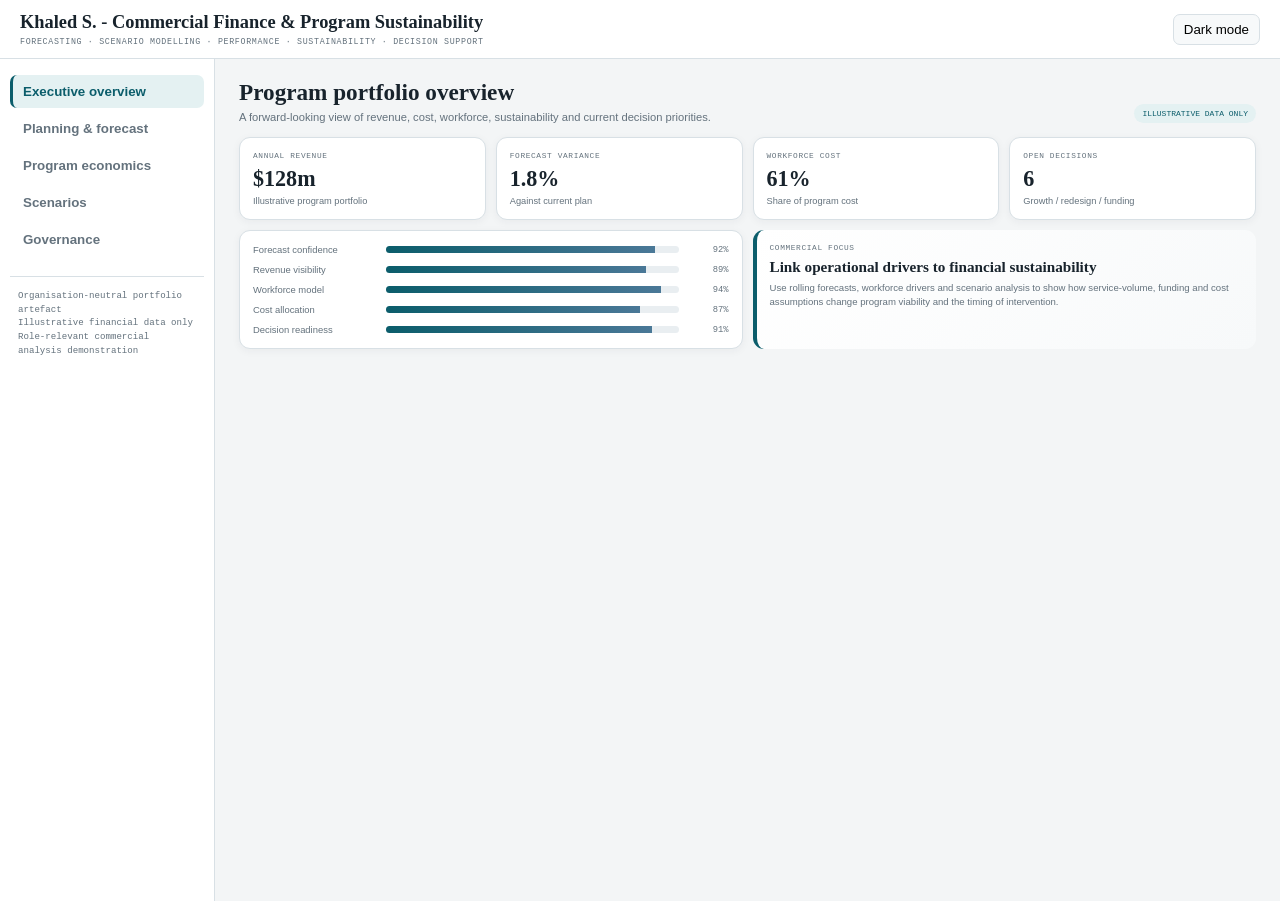
<file: applications/2026/ssi-senior-commercial-financial-analyst/index.html>
<!DOCTYPE html><html lang="en"><head><meta charset="UTF-8"><meta name="viewport" content="width=device-width,initial-scale=1"><title>Commercial Finance & Program Sustainability Portfolio</title><style>
:root{--paper:#f3f5f6;--surface:#fff;--surface2:#f7f9fa;--border:#d8e0e5;--ink:#18232c;--muted:#64727d;--accent:#0b5d6b;--accent2:#4a7897;--accentdim:#e4f1f2;--ok:#3f7a4c;--warn:#a3720a;--risk:#a23b2e;--shadow:0 7px 22px rgba(34,48,58,.08);--serif:Georgia,serif;--mono:'Courier New',monospace}*{box-sizing:border-box}body{margin:0;background:var(--paper);color:var(--ink);font-family:Arial,sans-serif}.header{position:sticky;top:0;z-index:10;display:flex;justify-content:space-between;align-items:center;padding:12px 20px;background:var(--surface);border-bottom:1px solid var(--border)}.brand h1{font:600 1.15rem var(--serif);margin:0}.brand p{font:.52rem var(--mono);letter-spacing:.08em;text-transform:uppercase;color:var(--muted);margin:4px 0 0}.theme{border:1px solid var(--border);background:var(--surface2);padding:7px 10px;border-radius:7px}.app{display:grid;grid-template-columns:215px 1fr}.side{position:sticky;top:58px;height:calc(100vh - 58px);background:var(--surface);border-right:1px solid var(--border);padding:14px 10px}.nav{width:100%;border:0;background:transparent;text-align:left;padding:9px 10px;border-left:3px solid transparent;border-radius:7px;margin:2px 0;color:var(--muted);font-weight:600}.nav.active{background:var(--accentdim);border-left-color:var(--accent);color:var(--accent)}.meta{font:.57rem/1.5 var(--mono);color:var(--muted);border-top:1px solid var(--border);margin-top:18px;padding:12px 8px}.main{padding:20px 24px 40px}.head{display:flex;justify-content:space-between;gap:20px;align-items:end;margin-bottom:14px}.head h2{font:600 1.45rem var(--serif);margin:0 0 5px}.head p{font-size:.7rem;color:var(--muted);margin:0;max-width:850px}.pill{font:.5rem var(--mono);text-transform:uppercase;background:var(--accentdim);color:var(--accent);padding:5px 8px;border-radius:99px}.grid{display:grid;gap:10px}.kpis{grid-template-columns:repeat(4,1fr);margin-bottom:10px}.two{grid-template-columns:repeat(2,1fr)}.card{background:var(--surface);border:1px solid var(--border);border-radius:11px;padding:13px;box-shadow:0 2px 8px rgba(34,48,58,.05)}.eyebrow{font:.49rem var(--mono);letter-spacing:.08em;text-transform:uppercase;color:var(--muted);margin-bottom:6px}.value{font:600 1.38rem var(--serif)}.sub{font-size:.58rem;color:var(--muted);margin-top:4px}.bars{display:grid;gap:9px}.bar{display:grid;grid-template-columns:125px 1fr 42px;gap:8px;align-items:center}.bar span:first-child{font-size:.59rem;color:var(--muted)}.track{height:7px;background:#e9eef1;border-radius:99px;overflow:hidden}.fill{height:100%;background:linear-gradient(90deg,var(--accent),var(--accent2))}.score{font:.55rem var(--mono);text-align:right;color:var(--muted)}.flow{display:flex;gap:6px;align-items:stretch;overflow:auto}.node{min-width:150px;flex:1;background:var(--surface2);border:1px solid var(--border);border-radius:8px;padding:10px}.node strong{font:.51rem var(--mono);text-transform:uppercase;color:var(--muted)}.node p{font-size:.58rem;line-height:1.4;color:var(--muted);margin:5px 0 0}.arrow{align-self:center;color:var(--muted)}.decision{border-left:4px solid var(--accent);background:linear-gradient(135deg,var(--surface),var(--surface2));border-radius:11px;padding:13px}.decision h3{font:600 .95rem var(--serif);margin:0 0 5px}.decision p{font-size:.6rem;line-height:1.5;color:var(--muted);margin:0}.tablewrap{overflow:auto;border:1px solid var(--border);border-radius:8px}table{width:100%;border-collapse:collapse;min-width:720px;background:var(--surface)}th,td{padding:8px 9px;border-bottom:1px solid var(--border);text-align:left;font-size:.59rem}th{font:.47rem var(--mono);text-transform:uppercase;color:var(--muted);background:var(--surface2)}.badge{padding:3px 6px;border-radius:99px;font-size:.55rem;font-weight:700}.good{background:#e8f3eb;color:var(--ok)}.warn{background:#fbf1dc;color:var(--warn)}.risk{background:#f8e8e5;color:var(--risk)}.scens{display:grid;grid-template-columns:repeat(4,1fr);gap:7px;margin-bottom:10px}.sc{border:1px solid var(--border);background:var(--surface2);border-radius:7px;padding:9px;text-align:left;font-size:.58rem;color:var(--muted)}.sc.active{background:var(--accentdim);border-color:var(--accent);color:var(--accent)}.sc strong{display:block}.sc span{display:block;font-size:.51rem;margin-top:3px}.waterfall{display:grid;gap:8px}.wf{display:grid;grid-template-columns:150px 1fr 55px;gap:8px;align-items:center}.wf label{font-size:.59rem;color:var(--muted)}.wf .box{height:24px;background:var(--accentdim);border-left:4px solid var(--accent);border-radius:4px;position:relative}.wf .box.neg{background:#f8e8e5;border-left-color:var(--risk)}.wf b{font:.56rem var(--mono);text-align:right}.note{font-size:.56rem;color:var(--muted);margin-top:8px}@media(max-width:900px){.app{grid-template-columns:1fr}.side{position:static;height:auto;display:flex;overflow:auto;border-right:0;border-bottom:1px solid var(--border)}.meta{display:none}.nav{white-space:nowrap;width:auto}.kpis,.two,.scens{grid-template-columns:1fr}.main{padding:16px 12px 30px}.header{position:static}}
</style></head><body><header class="header"><div class="brand"><h1>Khaled S. - Commercial Finance & Program Sustainability</h1><p>forecasting · scenario modelling · performance · sustainability · decision support</p></div><button class="theme" id="theme">Dark mode</button></header><div class="app"><aside class="side" id="side"></aside><main class="main" id="main"></main></div><script>
const views=[['Executive overview','Program portfolio overview','A forward-looking view of revenue, cost, workforce, sustainability and current decision priorities.'],['Planning & forecast','Planning and rolling forecast','A structured approach to budget assumptions, rolling forecasts and scenario-led planning.'],['Program economics','Program economics','Revenue, workforce, overhead and service-delivery drivers translated into program sustainability.'],['Scenarios','Strategic scenarios','Decision impacts under funding, workforce, demand and service-model changes.'],['Governance','Management reporting & governance','Controls, assumptions, decision papers and review rhythm supporting reliable commercial advice.']];let state={v:0,s:0};const scens=[['Base','Current funding and service model.','Maintain disciplined rolling forecast','Current settings support a stable outlook if workforce and delivery assumptions remain within tolerance.'],['Funding pressure','Revenue or grant funding reduces.','Re-test sustainability and cost base','Separate fixed and variable cost drivers, test service-volume implications and identify options before committing to cuts.'],['Workforce growth','Demand requires higher staffing.','Model workforce cost and productivity','Link headcount, utilisation and service-volume assumptions to revenue and margin before approving growth.'],['Service redesign','Delivery model changes materially.','Compare transition and steady-state economics','Show transition cost, implementation timing, productivity effects and the point at which the new model improves sustainability.']];
function head(i){return `<div class="head"><div><h2>${views[i][1]}</h2><p>${views[i][2]}</p></div><span class="pill">Illustrative data only</span></div>`}function bars(){let a=[['Forecast confidence',92],['Revenue visibility',89],['Workforce model',94],['Cost allocation',87],['Decision readiness',91]];return `<div class="bars">${a.map(x=>`<div class="bar"><span>${x[0]}</span><div class="track"><div class="fill" style="width:${x[1]}%"></div></div><div class="score">${x[1]}%</div></div>`).join('')}</div>`}function flow(a){return `<div class="flow">${a.map((x,i)=>`${i?'<div class="arrow">→</div>':''}<div class="node"><strong>${x[0]}</strong><p>${x[1]}</p></div>`).join('')}</div>`}function overview(){return head(0)+`<div class="grid kpis"><div class="card"><div class="eyebrow">Annual revenue</div><div class="value">$128m</div><div class="sub">Illustrative program portfolio</div></div><div class="card"><div class="eyebrow">Forecast variance</div><div class="value">1.8%</div><div class="sub">Against current plan</div></div><div class="card"><div class="eyebrow">Workforce cost</div><div class="value">61%</div><div class="sub">Share of program cost</div></div><div class="card"><div class="eyebrow">Open decisions</div><div class="value">6</div><div class="sub">Growth / redesign / funding</div></div></div><div class="grid two"><div class="card">${bars()}</div><div class="decision"><div class="eyebrow">Commercial focus</div><h3>Link operational drivers to financial sustainability</h3><p>Use rolling forecasts, workforce drivers and scenario analysis to show how service-volume, funding and cost assumptions change program viability and the timing of intervention.</p></div></div>`}function planning(){return head(1)+`<div class="card" style="margin-bottom:10px">${flow([['Assumptions','Funding, service volume, workforce, inflation and timing.'],['Driver model','Connect operational drivers to revenue and cost.'],['Forecast','Refresh monthly outlook and variance drivers.'],['Challenge','Test sensitivities and management assumptions.'],['Decision','Translate options into executive recommendations.']])}</div><div class="grid two"><div class="card">${bars()}</div><div class="decision"><div class="eyebrow">Planning principle</div><h3>Forecast the drivers, not only the ledger</h3><p>Driver-based planning makes material assumptions visible and allows leaders to understand what would need to change for a program to remain sustainable.</p></div></div>`}function economics(){return head(2)+`<div class="grid two"><div class="card"><div class="waterfall"><div class="wf"><label>Program revenue</label><div class="box" style="width:95%"></div><b>$42.0m</b></div><div class="wf"><label>Direct workforce</label><div class="box neg" style="width:62%"></div><b>-$26.1m</b></div><div class="wf"><label>Service delivery</label><div class="box neg" style="width:19%"></div><b>-$8.0m</b></div><div class="wf"><label>Allocated overhead</label><div class="box neg" style="width:12%"></div><b>-$5.1m</b></div><div class="wf"><label>Contribution</label><div class="box" style="width:7%"></div><b>$2.8m</b></div></div><div class="note">Illustrative program economics, designed to show decision logic rather than actual organisational data.</div></div><div class="card">${flow([['Revenue','Funding, contracts and activity drivers.'],['Workforce','FTE, vacancy, mix and utilisation.'],['Service cost','Volume, location and delivery model.'],['Overheads','Allocation method and fixed-cost exposure.'],['Sustainability','Margin, risk and required action.']])}</div></div>`}function scenarios(){let s=scens[state.s];return head(3)+`<div class="scens">${scens.map((x,i)=>`<button class="sc ${i===state.s?'active':''}" data-s="${i}"><strong>${x[0]}</strong><span>${x[1]}</span></button>`).join('')}</div><div class="grid two"><div class="card">${bars()}</div><div class="decision"><div class="eyebrow">Scenario implication</div><h3>${s[2]}</h3><p>${s[3]}</p></div></div>`}function gov(){return head(4)+`<div class="card"><div class="tablewrap"><table><thead><tr><th>Item</th><th>Evidence</th><th>Status</th><th>Action</th></tr></thead><tbody><tr><td>Revenue assumption</td><td>Contract + activity forecast</td><td><span class="badge good">Controlled</span></td><td>Refresh monthly</td></tr><tr><td>Workforce utilisation</td><td>Roster / FTE / service volume</td><td><span class="badge warn">Review</span></td><td>Test productivity assumption</td></tr><tr><td>Overhead allocation</td><td>Current allocation basis</td><td><span class="badge warn">Review</span></td><td>Validate methodology</td></tr><tr><td>Program redesign</td><td>Transition and steady-state model</td><td><span class="badge good">On track</span></td><td>Prepare executive options paper</td></tr></tbody></table></div></div>`}const R=[overview,planning,economics,scenarios,gov];function render(){document.getElementById('main').innerHTML=R[state.v]();document.getElementById('side').innerHTML=views.map((x,i)=>`<button class="nav ${i===state.v?'active':''}" data-v="${i}">${x[0]}</button>`).join('')+`<div class="meta">Organisation-neutral portfolio artefact<br>Illustrative financial data only<br>Role-relevant commercial analysis demonstration</div>`;document.querySelectorAll('[data-v]').forEach(b=>b.onclick=()=>{state.v=+b.dataset.v;render()});document.querySelectorAll('[data-s]').forEach(b=>b.onclick=()=>{state.s=+b.dataset.s;render()})}document.getElementById('theme').onclick=()=>{document.body.style.filter=document.body.style.filter?'':'invert(.9) hue-rotate(180deg)'};render();
</script></body></html>
</file>
<file: styles.css>
:root{--paper:#f4f6f7;--surface:#fff;--surface-alt:#f8fafb;--surface-deep:#edf1f3;--border:#d9e0e4;--border-2:#b8c3ca;--ink:#18232c;--ink-2:#586671;--ink-3:#788690;--accent:#0b5d6b;--accent-dim:#e7f1f2;--prepared:#4a7897;--prepared-dim:#e9f0f5;--good:#3f7a4c;--good-dim:#eaf3ec;--warn:#8b6508;--warn-dim:#f8efd8;--risk:#983f34;--risk-dim:#f6e9e6;--shadow:0 4px 14px rgba(34,48,58,.06);--radius:10px;--serif:'Cormorant Garamond',Georgia,serif;--mono:'DM Mono','Courier New',monospace}:root[data-theme="dark"]{--paper:#0e1317;--surface:#161d23;--surface-alt:#1c252c;--surface-deep:#242f37;--border:#2b363e;--border-2:#42515c;--ink:#e8edef;--ink-2:#aab6bd;--ink-3:#84919a;--accent:#5fc4bd;--accent-dim:#173035;--prepared:#8cb4cf;--prepared-dim:#1b2f3c;--good:#7fc48b;--good-dim:#183024;--warn:#dfb35a;--warn-dim:#352c17;--risk:#e5897a;--risk-dim:#38201d;--shadow:none}*{box-sizing:border-box}html,body{margin:0;min-height:100%;background:var(--paper);color:var(--ink);font-family:Inter,system-ui,sans-serif;font-size:13px}button,input,select{font:inherit}button{cursor:pointer}a{color:var(--accent)}.shell{min-height:100vh}.header{position:sticky;top:0;z-index:80;display:flex;justify-content:space-between;align-items:center;gap:14px;padding:11px 18px;background:var(--surface);border-bottom:1px solid var(--border)}.brand h1{font:600 1.35rem/1 var(--serif);margin:0}.brand p{margin:4px 0 0;font:400 .7rem var(--mono);letter-spacing:.05em;text-transform:uppercase;color:var(--ink-3)}.header-actions{display:flex;gap:8px;align-items:center;flex-wrap:wrap;justify-content:flex-end}.btn,.select,.search{border:1px solid var(--border);background:var(--surface);color:var(--ink);border-radius:7px;padding:8px 10px;font-size:.82rem}.btn:hover{border-color:var(--border-2);background:var(--surface-alt)}.btn.soft{color:var(--accent);background:var(--accent-dim);border-color:transparent}.source-pill{display:inline-flex;align-items:center;gap:6px;font:400 .7rem var(--mono);color:var(--ink-2);border:1px solid var(--border);padding:7px 9px;border-radius:999px;background:var(--surface-alt)}.source-pill i{width:7px;height:7px;border-radius:50%;background:var(--good)}.app{display:grid;grid-template-columns:210px minmax(0,1fr)}.sidebar{position:sticky;top:57px;height:calc(100vh - 57px);overflow:auto;background:var(--surface);border-right:1px solid var(--border);padding:14px 9px}.side-title{font:400 .67rem var(--mono);letter-spacing:.1em;text-transform:uppercase;color:var(--ink-3);padding:0 10px 8px}.nav{width:100%;display:grid;grid-template-columns:26px 1fr auto;gap:8px;text-align:left;border:0;border-left:3px solid transparent;background:transparent;color:var(--ink-2);padding:10px;border-radius:7px;margin:2px 0}.nav:hover{background:var(--surface-alt);color:var(--ink)}.nav.active{background:var(--accent-dim);border-left-color:var(--accent);color:var(--accent)}.nav-num{font:400 .68rem var(--mono);color:var(--ink-3)}.nav-label{font-size:.86rem;font-weight:600}.nav-count{font:400 .65rem var(--mono);background:var(--surface-deep);border-radius:999px;padding:3px 6px}.side-meta{margin-top:16px;padding:12px 10px;border-top:1px solid var(--border);font-size:.73rem;line-height:1.55;color:var(--ink-2)}.side-meta strong{display:block;color:var(--ink);margin-bottom:3px}.main{min-width:0;padding:22px 26px 44px}.page-head{display:flex;justify-content:space-between;align-items:flex-end;gap:16px;margin-bottom:16px}.page-title{font:600 1.8rem/1 var(--serif);margin:0 0 5px}.page-desc{margin:0;max-width:850px;color:var(--ink-2);font-size:.86rem;line-height:1.5}.demo{font:400 .65rem var(--mono);letter-spacing:.06em;text-transform:uppercase;color:var(--accent);background:var(--accent-dim);padding:5px 7px;border-radius:999px;white-space:nowrap}.grid{display:grid;gap:11px}.kpis{grid-template-columns:repeat(5,minmax(0,1fr));margin-bottom:11px}.two{grid-template-columns:repeat(2,minmax(0,1fr))}.card{background:var(--surface);border:1px solid var(--border);border-radius:var(--radius);padding:14px;min-width:0}.eyebrow{font:400 .65rem var(--mono);letter-spacing:.07em;text-transform:uppercase;color:var(--ink-3);margin-bottom:7px}.kpi{display:flex;justify-content:space-between;gap:8px}.kpi-value{font:600 1.75rem/.95 var(--serif)}.kpi-sub{font-size:.76rem;color:var(--ink-2);line-height:1.4;margin-top:6px}.section-title{display:flex;justify-content:space-between;align-items:flex-start;gap:10px;margin-bottom:11px}.section-title h3{font-size:.95rem;margin:0}.section-title p{font-size:.74rem;color:var(--ink-3);margin:4px 0 0}.small{font-size:.75rem;color:var(--ink-2)}.badge{display:inline-flex;align-items:center;gap:5px;padding:4px 7px;border-radius:999px;font-size:.72rem;font-weight:600;white-space:nowrap}.badge:before{content:"";width:5px;height:5px;border-radius:50%;background:currentColor}.b-prepared{color:var(--prepared);background:var(--prepared-dim)}.b-active{color:var(--accent);background:var(--accent-dim)}.b-good{color:var(--good);background:var(--good-dim)}.b-warn{color:var(--warn);background:var(--warn-dim)}.b-closed{color:var(--risk);background:var(--risk-dim)}.b-neutral{color:var(--ink-2);background:var(--surface-deep)}.status-strip{display:flex;height:22px;border-radius:6px;overflow:hidden;background:var(--surface-deep)}.status-seg{height:100%;min-width:2px}.legend{display:flex;gap:10px;flex-wrap:wrap;margin-top:9px;font-size:.73rem;color:var(--ink-2)}.legend span{display:flex;align-items:center;gap:5px}.legend i{width:7px;height:7px;border-radius:2px;display:block}.table-wrap{overflow:auto;border:1px solid var(--border);border-radius:8px;background:var(--surface)}table{width:100%;border-collapse:collapse;min-width:940px}th,td{padding:10px 11px;border-bottom:1px solid var(--border);text-align:left;vertical-align:top;font-size:.78rem}th{position:sticky;top:0;z-index:2;font:400 .66rem var(--mono);letter-spacing:.05em;text-transform:uppercase;color:var(--ink-3);background:var(--surface-alt)}tbody tr:nth-child(even) td{background:color-mix(in srgb,var(--surface-alt) 55%,transparent)}tbody tr:hover td{background:var(--accent-dim)}td.role{min-width:240px}td.company{font-weight:600;min-width:145px}.row-chevron{color:var(--ink-3);font-size:1rem;text-align:right}.linkrow{display:flex;gap:5px;flex-wrap:wrap}.mini-link{display:inline-flex;align-items:center;border:1px solid var(--border);border-radius:6px;padding:4px 7px;text-decoration:none;color:var(--accent);background:var(--surface-alt);font-size:.7rem}.mini-link:hover{border-color:var(--accent)}.action-link{padding:7px 9px}.toolbar{display:flex;gap:8px;align-items:center;flex-wrap:wrap;margin-bottom:11px}.search{min-width:270px}.check{display:flex;align-items:center;gap:6px;font-size:.76rem;color:var(--ink-2)}.deadline-list{display:grid;gap:7px}.deadline-row{display:grid;grid-template-columns:72px 1fr auto auto;gap:11px;align-items:center;padding:10px;border:1px solid var(--border);border-radius:8px;background:var(--surface)}.days{font:600 .95rem var(--serif)}.days span{display:block;font:400 .62rem var(--mono);color:var(--ink-3);margin-top:3px;text-transform:uppercase}.deadline-main strong{font-size:.82rem}.deadline-main p{margin:4px 0 0;font-size:.72rem;color:var(--ink-2)}.deadline-date{font:400 .72rem var(--mono);color:var(--ink-2);white-space:nowrap}.svg-chart{width:100%;height:220px;display:block}.gridline{stroke:var(--border);stroke-width:1;stroke-dasharray:3 5}.chart-line{fill:none;stroke:var(--accent);stroke-width:3;stroke-linecap:round;stroke-linejoin:round}.chart-fill{fill:var(--accent-dim);opacity:.9}.axis{fill:var(--ink-3);font:10px var(--mono)}.bar-list{display:grid;gap:9px}.bar-row{display:grid;grid-template-columns:minmax(120px,180px) 1fr 38px;gap:9px;align-items:center}.bar-row label{font-size:.76rem;white-space:nowrap;overflow:hidden;text-overflow:ellipsis}.track{height:8px;border-radius:999px;background:var(--surface-deep);overflow:hidden}.fill{height:100%;border-radius:999px;background:var(--accent)}.score{text-align:right;font:400 .7rem var(--mono);color:var(--ink-3)}.kanban{display:grid;grid-template-columns:repeat(4,minmax(230px,1fr));gap:10px}.lane{background:var(--surface-alt);border:1px solid var(--border);border-radius:9px;padding:9px;min-height:120px}.lane-head{display:flex;justify-content:space-between;align-items:center;margin-bottom:8px}.lane-head strong{font-size:.82rem}.lane-head span{font:400 .68rem var(--mono);color:var(--ink-3);background:var(--surface-deep);padding:3px 6px;border-radius:999px}.job-card{background:var(--surface);border:1px solid var(--border);border-radius:8px;padding:10px;margin-bottom:7px;cursor:pointer}.job-card:hover{border-color:var(--border-2)}.job-card .co{font-size:.72rem;color:var(--ink-3);margin-bottom:4px}.job-card .rl{font-size:.82rem;font-weight:600;line-height:1.4}.job-card .meta{display:flex;justify-content:space-between;gap:7px;margin-top:8px;font-size:.68rem;color:var(--ink-3)}.notice{padding:11px;border:1px solid var(--border);background:var(--surface-alt);border-radius:8px;font-size:.76rem;line-height:1.5;color:var(--ink-2)}.notice.risk{border-color:color-mix(in srgb,var(--risk) 40%,var(--border));background:var(--risk-dim);color:var(--risk)}.data-grid{display:grid;grid-template-columns:repeat(3,1fr);gap:9px}.data-item{padding:11px;border:1px solid var(--border);border-radius:8px;background:var(--surface-alt)}.data-item .v{font:600 1.2rem var(--serif)}.data-item .l{font:400 .65rem var(--mono);text-transform:uppercase;letter-spacing:.05em;color:var(--ink-3);margin-top:4px}.drawer-backdrop{position:fixed;inset:0;background:rgba(20,28,34,.25);z-index:200;display:none}.drawer{position:fixed;right:0;top:0;bottom:0;width:min(520px,92vw);background:var(--surface);z-index:210;box-shadow:-10px 0 28px rgba(20,28,34,.18);transform:translateX(102%);transition:transform .2s ease;display:flex;flex-direction:column}.drawer.open{transform:translateX(0)}.drawer-backdrop.open{display:block}.drawer-head{padding:17px;border-bottom:1px solid var(--border);display:flex;justify-content:space-between;gap:12px}.drawer-head h2{font:600 1.35rem/1.15 var(--serif);margin:0}.drawer-head p{font-size:.76rem;color:var(--ink-3);margin:5px 0 0}.drawer-body{padding:16px;overflow:auto}.detail-grid{display:grid;grid-template-columns:1fr 1fr;gap:9px;margin-bottom:12px}.detail{padding:10px;border:1px solid var(--border);border-radius:7px;background:var(--surface-alt)}.detail label{display:block;font:400 .65rem var(--mono);text-transform:uppercase;color:var(--ink-3);margin-bottom:5px}.detail div{font-size:.78rem;line-height:1.45}.drawer-links{display:flex;gap:6px;flex-wrap:wrap;margin:10px 0 15px}.notes{font-size:.8rem;line-height:1.6;color:var(--ink-2);white-space:pre-wrap}.empty{padding:26px;text-align:center;color:var(--ink-3);font-size:.78rem}.footer-note{margin-top:12px;font-size:.7rem;color:var(--ink-3);line-height:1.5}.toast{position:fixed;right:18px;bottom:18px;z-index:500;background:var(--ink);color:var(--surface);padding:9px 11px;border-radius:7px;font-size:.75rem;opacity:0;transform:translateY(8px);pointer-events:none;transition:.2s}.toast.show{opacity:1;transform:translateY(0)}@media(max-width:1180px){.kpis{grid-template-columns:repeat(3,1fr)}.kanban{grid-template-columns:repeat(2,minmax(250px,1fr))}.data-grid{grid-template-columns:repeat(2,1fr)}}@media(max-width:860px){.app{grid-template-columns:1fr}.sidebar{position:static;height:auto;display:flex;overflow:auto;border-right:0;border-bottom:1px solid var(--border);padding:8px}.side-title,.side-meta{display:none}.nav{width:auto;min-width:max-content}.nav-count{display:none}.main{padding:16px 12px 36px}.two,.kpis{grid-template-columns:1fr}.header{position:static;align-items:flex-start;flex-wrap:wrap}.header-actions{justify-content:flex-start}.kanban{grid-template-columns:1fr}.deadline-row{grid-template-columns:58px 1fr}.deadline-date,.deadline-row>.mini-link{display:none}.data-grid,.detail-grid{grid-template-columns:1fr}.toolbar .search{width:100%;min-width:100%}.toolbar .select{flex:1;min-width:130px}.page-head{align-items:flex-start}.demo{display:none}}
:root[data-theme="dark"] .drawer-backdrop{background:rgba(0,0,0,.55)}
:root[data-theme="dark"] .drawer{box-shadow:none;border-left:1px solid var(--border)}
:root[data-theme="dark"] .toast{background:var(--surface-deep);color:var(--ink);border:1px solid var(--border-2)}

/* In-progress texture is restricted to treemap tiles and follows their palette. */
.category-progress-dots{
  --category-dot-shade:color-mix(in srgb,var(--tile-color) 45%,var(--surface));
  background-image:radial-gradient(circle,var(--category-dot-shade) 1.6px,transparent 1.85px);
  background-size:6px 6px;
}
:root[data-theme="dark"] .category-progress-dots{
  --category-dot-shade:color-mix(in srgb,var(--tile-color) 55%,var(--surface));
}
</file>
<file: documents.css>
.doc-toolbar{display:flex;gap:10px;align-items:center;justify-content:space-between;flex-wrap:wrap;margin-bottom:11px}.doc-select{min-width:min(620px,100%);max-width:100%}.doc-note{margin-bottom:11px}.doc-grid{display:grid;grid-template-columns:repeat(2,minmax(0,1fr));gap:11px;align-items:start}.doc-card{min-width:0}.doc-editor{width:100%;min-height:68vh;resize:vertical;border:1px solid var(--border);border-radius:8px;background:var(--surface-alt);color:var(--ink);padding:14px;font:400 .78rem/1.55 Inter,system-ui,sans-serif;white-space:pre-wrap;tab-size:2}.doc-editor:focus{outline:2px solid color-mix(in srgb,var(--accent) 32%,transparent);border-color:var(--accent);background:var(--surface)}.copy-link{cursor:pointer}@media(max-width:1050px){.doc-grid{grid-template-columns:1fr}.doc-editor{min-height:52vh}}@media(max-width:860px){.doc-toolbar{align-items:stretch}.doc-select{width:100%;min-width:0}.doc-editor{min-height:55vh}}
.doc-check{display:inline-flex;align-items:center;gap:7px;white-space:nowrap;font-size:.78rem;color:var(--ink-2);cursor:pointer}.doc-check input{width:15px;height:15px;margin:0;accent-color:var(--accent);cursor:pointer}
</file>
<file: landing.css>
.is-hidden{display:none!important}.landing{min-height:100vh;min-height:100dvh;display:grid;place-items:center;padding:24px;background:var(--paper)}.landing-main{width:min(380px,100%)}.landing-main h1{margin:0;font:600 1.55rem/1.1 Inter,system-ui,sans-serif;letter-spacing:-.02em}.landing-main>p{margin:7px 0 18px;color:var(--ink-2);font-size:.88rem}.drop-zone{min-height:132px;border:1px dashed var(--border-2);border-radius:8px;background:transparent;display:grid;place-items:center;align-content:center;gap:9px;padding:22px;text-align:center;outline:none;cursor:pointer;transition:border-color .15s,background .15s}.drop-zone:hover,.drop-zone:focus-visible,.drop-zone.dragging{border-color:var(--accent);background:var(--accent-dim)}.drop-zone strong{font-size:.9rem;font-weight:600}.drop-zone span{font-size:.75rem;color:var(--ink-3)}.upload-button{display:inline-flex;align-items:center;justify-content:center;min-height:36px;padding:0 12px;border:1px solid var(--border-2);border-radius:6px;background:var(--surface);color:var(--ink);font-size:.78rem;font-weight:600;cursor:pointer}.upload-button:hover{border-color:var(--accent);color:var(--accent)}.upload-status{min-height:20px;margin-top:10px;font-size:.76rem;color:var(--ink-2)}.upload-status.error{color:var(--risk)}.upload-status.working{color:var(--accent)}.attention-row{display:flex;justify-content:space-between;align-items:center;gap:10px;padding:9px 2px;border-bottom:1px solid var(--border);cursor:pointer}.attention-row:hover{color:var(--accent)}.attention-row:last-child{border-bottom:0}.attention-row strong{font-size:.78rem}@media(max-width:600px){.landing{padding:20px}.landing-main{width:100%}.drop-zone{min-height:124px}.header{padding:10px 12px}.brand p{display:none}.header-actions{width:100%;justify-content:flex-start}.source-pill{max-width:180px}.source-pill span{overflow:hidden;text-overflow:ellipsis;white-space:nowrap}}
</file>
